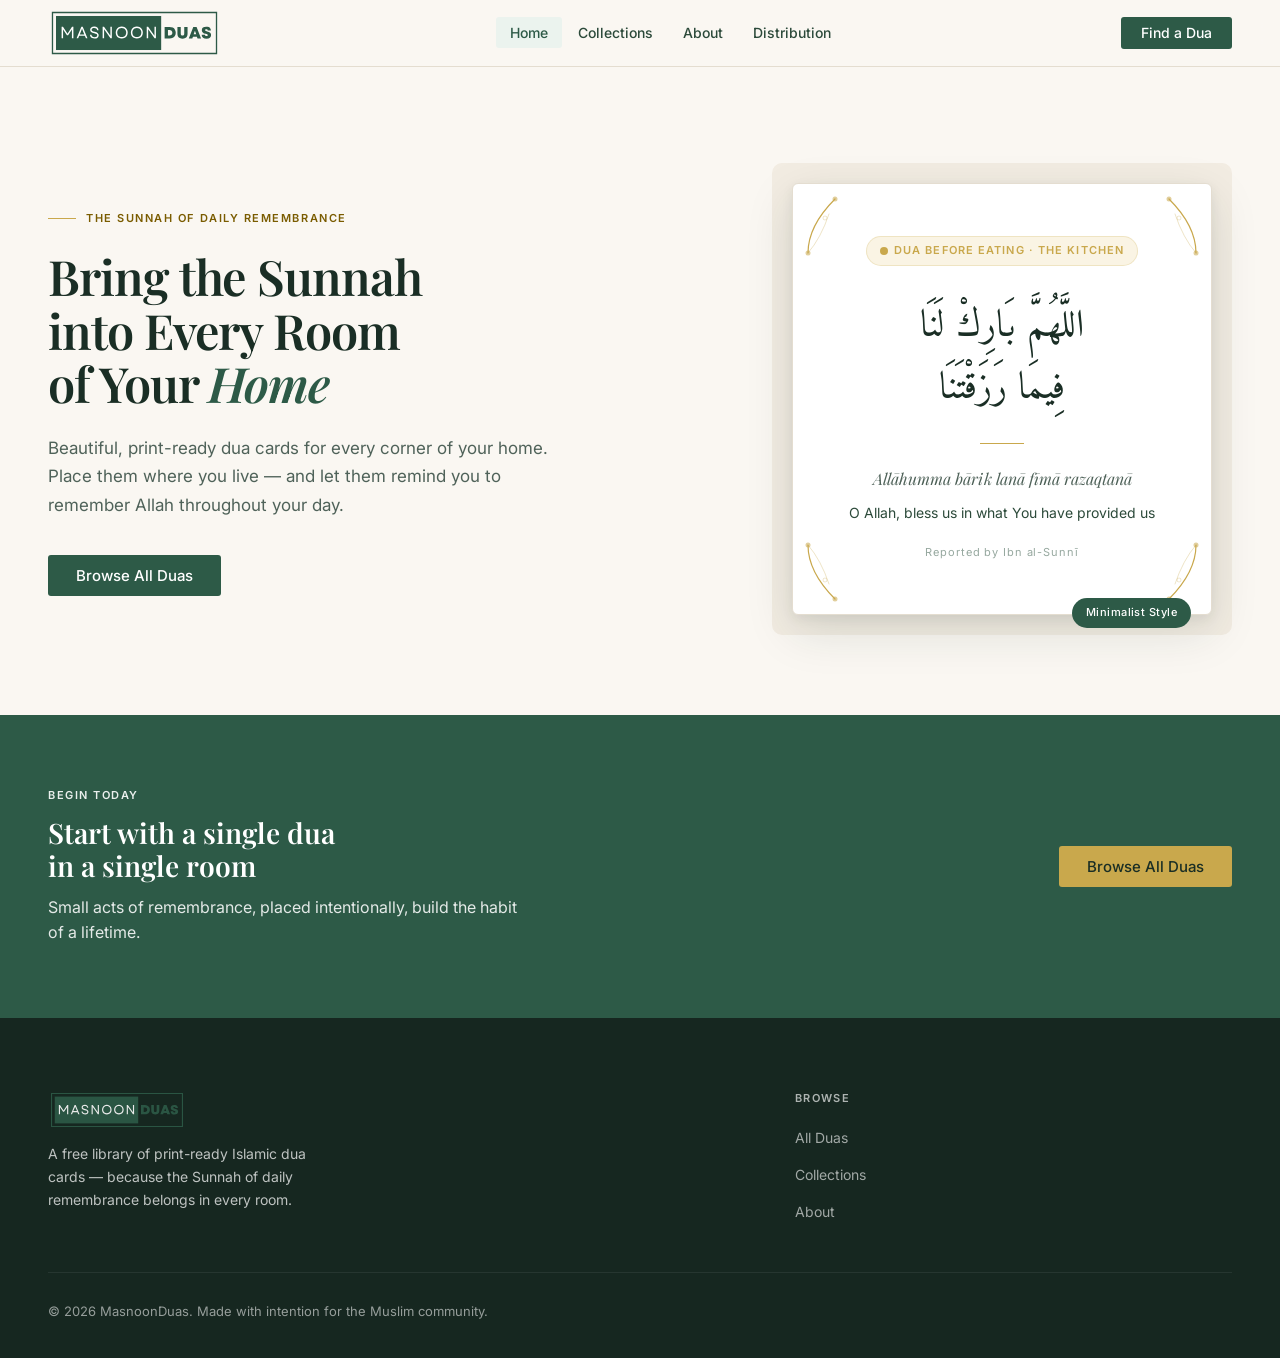
<file: index.html>
<!doctype html>
<html lang="en">
<head>
  <meta charset="UTF-8">
  <meta name="viewport" content="width=device-width, initial-scale=1.0">
  <!-- Google Analytics (interaction-triggered — queued immediately, script loads on first user interaction) -->
  <script>
    window.dataLayer = window.dataLayer || [];
    function gtag(){dataLayer.push(arguments);}
    gtag('js', new Date());
    gtag('config', 'G-L3SFLHLV78');
    (function() {
      var loaded = false;
      function loadGA() {
        if (loaded) return;
        loaded = true;
        var s = document.createElement('script');
        s.async = true;
        s.src = 'https://www.googletagmanager.com/gtag/js?id=G-L3SFLHLV78';
        document.head.appendChild(s);
      }
      ['click','scroll','keydown','touchstart'].forEach(function(e) {
        window.addEventListener(e, loadGA, {once: true, passive: true});
      });
    })();
  </script>
  <title>MasnoonDuas — Free Printable Islamic Dua Cards for Every Room</title>
  <meta name="description" content="Download and print beautiful Islamic dua cards for every room in your home. Revive the Sunnah of daily remembrance with printable reminders.">
  <meta name="robots" content="index, follow">
  <link rel="canonical" href="https://masnoonduas.com/">
  <link rel="icon" href="masnoon.svg" type="image/svg+xml">
  <!-- Open Graph -->
  <meta property="og:site_name" content="MasnoonDuas">
  <meta property="og:type" content="website">
  <meta property="og:url" content="https://masnoonduas.com/">
  <meta property="og:title" content="MasnoonDuas — Free Printable Islamic Dua Cards for Every Room">
  <meta property="og:description" content="Download and print beautiful Islamic dua cards for every room in your home. Revive the Sunnah of daily remembrance with printable reminders.">
  <!-- Twitter Card -->
  <meta name="twitter:card" content="summary">
  <meta name="twitter:title" content="MasnoonDuas — Free Printable Islamic Dua Cards for Every Room">
  <meta name="twitter:description" content="Download and print beautiful Islamic dua cards for every room in your home. Revive the Sunnah of daily remembrance with printable reminders.">
  <link rel="preconnect" href="https://fonts.googleapis.com">
  <link rel="preconnect" href="https://fonts.gstatic.com" crossorigin>
  <link rel="preload" as="style" href="https://fonts.googleapis.com/css2?family=Playfair+Display:ital,wght@0,400;0,600;0,700;1,400&family=Inter:wght@400;500;600&family=Amiri:wght@400;700&display=swap">
  <link rel="stylesheet" href="https://fonts.googleapis.com/css2?family=Playfair+Display:ital,wght@0,400;0,600;0,700;1,400&family=Inter:wght@400;500;600&family=Amiri:wght@400;700&display=swap" media="print" onload="this.media='all'">
  <noscript><link rel="stylesheet" href="https://fonts.googleapis.com/css2?family=Playfair+Display:ital,wght@0,400;0,600;0,700;1,400&family=Inter:wght@400;500;600&family=Amiri:wght@400;700&display=swap"></noscript>
  <style>
:root{--bg:#FAF7F2;--surface:#FFFFFF;--fg:#1A2E25;--fg-light:#2C4A3A;--muted:#4F6259;--muted-light:#96A89F;--border:#E4DDD0;--border-light:#EDE7DC;--emerald:#2D5A47;--emerald-deep:#1E3D2F;--emerald-mid:#3A7059;--emerald-subtle:#EBF3EE;--gold:#C9A84C;--gold-light:#DEC06A;--gold-subtle:#FAF4E4;--cream-section:#F2ECE2;--cream-card:#F7F2EA;--dark-surface:#162720;--font-display:'Playfair Display',Georgia,'Times New Roman',serif;--font-body:'Inter',-apple-system,BlinkMacSystemFont,system-ui,sans-serif;--font-arabic:'Amiri','Traditional Arabic','Arabic Typesetting',serif;--shadow-sm:0 1px 4px rgba(26,46,37,.06);--shadow-md:0 4px 20px rgba(26,46,37,.09),0 1px 4px rgba(26,46,37,.05);--shadow-lg:0 16px 48px rgba(26,46,37,.13),0 4px 12px rgba(26,46,37,.07);--shadow-card:0 2px 12px rgba(26,46,37,.08);--container:1320px;--r-sm:3px;--r-md:6px;--r-lg:10px}
*,*::before,*::after{box-sizing:border-box;margin:0;padding:0}
html{scroll-behavior:smooth}
body{background:var(--bg);color:var(--fg);font-family:var(--font-body);font-size:16px;line-height:1.6;-webkit-font-smoothing:antialiased;-moz-osx-font-smoothing:grayscale}
.nav{position:sticky;top:0;z-index:200;background:rgba(250,247,242,0.92);backdrop-filter:blur(14px);-webkit-backdrop-filter:blur(14px);border-bottom:1px solid var(--border)}
.nav-inner{max-width:var(--container);margin:0 auto;padding:0 48px;height:66px;display:flex;align-items:center;justify-content:space-between;gap:32px}
.nav-logo{display:flex;align-items:center;gap:10px;text-decoration:none;flex-shrink:0}
.nav-logo-img{height:50px;width:auto;display:block}
.nav-links{display:flex;align-items:center;gap:2px;list-style:none}
.nav-links a{color:var(--fg-light);text-decoration:none;font-size:14px;font-weight:500;padding:7px 14px;border-radius:var(--r-sm);transition:color .18s,background .18s;white-space:nowrap}
.nav-links a:hover,.nav-links a.active{color:var(--emerald);background:var(--emerald-subtle)}
.nav-actions{display:flex;align-items:center;gap:10px;flex-shrink:0}
.btn{display:inline-flex;align-items:center;gap:7px;padding:9px 20px;border-radius:var(--r-sm);font-family:var(--font-body);font-size:14px;font-weight:500;line-height:1;cursor:pointer;transition:all .2s;text-decoration:none;border:none;white-space:nowrap}
.btn-primary{background:var(--emerald);color:#fff}.btn-primary:hover{background:var(--emerald-deep)}
.btn-outline{background:transparent;color:var(--emerald);border:1.5px solid var(--emerald)}.btn-outline:hover{background:var(--emerald-subtle)}
.btn-ghost{background:transparent;color:var(--fg-light);border:1.5px solid var(--border)}.btn-ghost:hover{border-color:var(--emerald);color:var(--emerald)}
.btn-gold{background:var(--gold);color:var(--fg)}.btn-gold:hover{background:var(--gold-light)}
.btn-white{background:rgba(255,255,255,0.12);color:#fff;border:1.5px solid rgba(255,255,255,0.2)}.btn-white:hover{background:rgba(255,255,255,0.2)}
.btn-lg{padding:13px 28px;font-size:15px}
.section{padding:80px 0}
.section-inner{max-width:var(--container);margin:0 auto;padding:0 48px}
.section-kicker{font-size:11px;font-weight:600;letter-spacing:0.14em;text-transform:uppercase;color:var(--gold);margin-bottom:12px}
.section-title{font-family:var(--font-display);font-size:clamp(26px,2.4vw,36px);font-weight:600;letter-spacing:-0.015em;line-height:1.2;color:var(--fg)}
.section-sub{font-size:16px;color:var(--muted);margin-top:10px;max-width:480px}
.footer{background:var(--dark-surface);padding:72px 0 36px}
.footer-inner{max-width:var(--container);margin:0 auto;padding:0 48px}
.footer-top{display:grid;grid-template-columns:1.6fr 1fr;gap:48px;padding-bottom:48px;border-bottom:1px solid rgba(255,255,255,0.07)}
.footer-logo{display:flex;align-items:center;margin-bottom:12px}
.footer-logo-img{height:40px;width:auto;display:block;opacity:0.9}
.footer-tagline{font-size:14px;color:rgba(255,255,255,0.72);line-height:1.65;max-width:280px}
.footer-col-title{font-size:11px;font-weight:600;letter-spacing:0.12em;text-transform:uppercase;color:rgba(255,255,255,0.65);margin-bottom:18px}
.footer-links{list-style:none;display:flex;flex-direction:column;gap:11px}
.footer-links a{color:rgba(255,255,255,0.6);text-decoration:none;font-size:14px;transition:color .18s}
.footer-links a:hover{color:#fff}
.footer-bottom{padding-top:28px}
.footer-copy{font-size:13px;color:rgba(255,255,255,0.55)}
@media(max-width:768px){:root{--container:100%}.nav-inner{padding:0 20px}.nav-links{display:none}.section{padding:56px 0}.section-inner{padding:0 20px}.footer-top{grid-template-columns:1fr;gap:32px}.footer-inner{padding:0 20px}}
.section-header{margin-bottom:48px}
.section-header-row{display:flex;align-items:flex-end;justify-content:space-between;gap:24px;margin-bottom:48px}
.hero{max-width:var(--container);margin:0 auto;padding:96px 48px 80px;display:grid;grid-template-columns:1fr 460px;gap:80px;align-items:center}
.hero-kicker{display:inline-flex;align-items:center;gap:10px;font-size:11px;font-weight:600;letter-spacing:0.14em;text-transform:uppercase;color:#7A5C00;margin-bottom:22px}
.hero-kicker::before{content:'';display:block;width:28px;height:1px;background:var(--gold)}
.hero-headline{font-family:var(--font-display);font-size:clamp(38px,3.8vw,56px);font-weight:600;line-height:1.1;letter-spacing:-0.022em;color:var(--fg);margin-bottom:24px}
.hero-headline em{font-style:italic;color:var(--emerald)}
.hero-body{font-size:17px;line-height:1.68;color:var(--muted);max-width:500px;margin-bottom:36px}
.hero-actions{display:flex;gap:12px;flex-wrap:wrap}
.hero-stats{display:flex;gap:36px;margin-top:48px;padding-top:32px;border-top:1px solid var(--border)}
.hero-stat-num{font-family:var(--font-display);font-size:30px;font-weight:600;color:var(--emerald);line-height:1}
.hero-stat-label{font-size:13px;color:var(--muted);margin-top:4px}
.hero-card-wrap{position:relative;padding:20px}
.hero-card-bg{position:absolute;inset:0;background:var(--cream-section);border-radius:var(--r-lg)}
.hero-card{position:relative;z-index:1;background:var(--surface);border:1px solid var(--border);border-radius:var(--r-md);padding:52px 44px;text-align:center;box-shadow:var(--shadow-lg)}
.hero-card-corner{position:absolute;width:64px;height:64px;pointer-events:none}
.hero-card-corner.tl{top:10px;left:10px}
.hero-card-corner.tr{top:10px;right:10px;transform:scaleX(-1)}
.hero-card-corner.bl{bottom:10px;left:10px;transform:scaleY(-1)}
.hero-card-corner.br{bottom:10px;right:10px;transform:scale(-1,-1)}
.hero-card-badge{display:inline-flex;align-items:center;gap:6px;background:var(--gold-subtle);color:var(--gold);font-size:11px;font-weight:600;letter-spacing:0.1em;text-transform:uppercase;padding:5px 13px;border-radius:99px;border:1px solid rgba(201,168,76,0.22);margin-bottom:30px}
.hero-card-arabic{font-family:var(--font-arabic);font-size:38px;line-height:1.65;color:var(--fg);margin-bottom:4px;direction:rtl}
.hero-card-rule{width:44px;height:1px;background:var(--gold);margin:22px auto}
.hero-card-trans{font-family:var(--font-display);font-style:italic;font-size:16px;color:var(--muted);margin-bottom:10px}
.hero-card-meaning{font-size:14px;color:var(--fg-light);margin-bottom:20px}
.hero-card-source{font-size:11px;color:var(--muted-light);letter-spacing:0.08em}
.hero-card-tag{position:absolute;bottom:-14px;right:20px;background:var(--emerald);color:#fff;font-size:11px;font-weight:500;padding:6px 14px;border-radius:99px;letter-spacing:0.04em}
.cta-section{background:var(--emerald);padding:72px 0}
.cta-inner{max-width:var(--container);margin:0 auto;padding:0 48px;display:grid;grid-template-columns:1fr auto;gap:48px;align-items:center}
.cta-kicker{font-size:11px;font-weight:600;letter-spacing:0.14em;text-transform:uppercase;color:rgba(255,255,255,0.9);margin-bottom:12px}
.cta-title{font-family:var(--font-display);font-size:clamp(24px,2.2vw,34px);font-weight:600;color:#fff;line-height:1.18;margin-bottom:12px}
.cta-sub{font-size:16px;color:rgba(255,255,255,0.87);max-width:480px}
.cta-btns{display:flex;gap:12px;flex-shrink:0}
.rooms-section{background:var(--cream-section)}
.rooms-grid{display:grid;grid-template-columns:repeat(6,1fr);gap:16px}
.room-card{background:var(--surface);border:1px solid var(--border);border-radius:var(--r-md);padding:30px 16px 26px;text-align:center;text-decoration:none;color:inherit;transition:border-color .2s,box-shadow .2s,transform .2s;display:block}
.room-card:hover{border-color:var(--emerald);box-shadow:var(--shadow-md);transform:translateY(-3px)}
.room-icon{width:46px;height:46px;background:var(--emerald-subtle);border-radius:50%;display:flex;align-items:center;justify-content:center;margin:0 auto 14px}
.room-icon svg{width:20px;height:20px;stroke:var(--emerald);fill:none;stroke-width:1.5;stroke-linecap:round;stroke-linejoin:round}
.room-name{font-family:var(--font-display);font-size:14px;font-weight:600;color:var(--fg);margin-bottom:4px;line-height:1.3}
.room-count{font-size:12px;color:var(--muted)}
.collections-grid{display:grid;grid-template-columns:1.45fr 1fr 1fr;gap:20px}
.col-card{border-radius:var(--r-md);overflow:hidden;text-decoration:none;color:inherit;display:block;position:relative;transition:transform .22s,box-shadow .22s}
.col-card:hover{transform:translateY(-4px);box-shadow:var(--shadow-lg)}
.col-card-inner{padding:44px 36px;min-height:290px;display:flex;flex-direction:column;justify-content:flex-end;position:relative;z-index:1}
.col-pattern{position:absolute;inset:0;z-index:0}
.col-card.c-emerald{background:var(--emerald)}.col-card.c-cream{background:var(--cream-card)}.col-card.c-dark{background:var(--dark-surface)}
.col-count{font-size:11px;font-weight:600;letter-spacing:0.13em;text-transform:uppercase;margin-bottom:10px}
.c-emerald .col-count{color:var(--gold-light)}.c-cream .col-count{color:var(--gold)}.c-dark .col-count{color:rgba(255,255,255,0.45)}
.col-title{font-family:var(--font-display);font-size:22px;font-weight:600;line-height:1.22;margin-bottom:10px}
.c-emerald .col-title{color:#fff}.c-cream .col-title{color:var(--fg)}.c-dark .col-title{color:#fff}
.col-desc{font-size:14px;line-height:1.55}
.c-emerald .col-desc{color:rgba(255,255,255,0.7)}.c-cream .col-desc{color:var(--muted)}.c-dark .col-desc{color:rgba(255,255,255,0.5)}
.col-arrow{display:inline-flex;align-items:center;gap:6px;font-size:13px;font-weight:500;margin-top:24px}
.c-emerald .col-arrow{color:var(--gold-light)}.c-cream .col-arrow{color:var(--emerald)}.c-dark .col-arrow{color:rgba(255,255,255,0.6)}
.hiw-section{background:var(--dark-surface)}
.hiw-section .section-kicker{color:var(--gold-light)}.hiw-section .section-title{color:#fff}.hiw-section .section-sub{color:rgba(255,255,255,0.5);max-width:520px}
.steps-grid{display:grid;grid-template-columns:repeat(3,1fr);gap:52px;margin-top:56px}
.step{position:relative}
.step-bg-num{font-family:var(--font-display);font-size:96px;font-weight:700;color:rgba(255,255,255,0.04);line-height:1;position:absolute;top:-12px;left:-6px;pointer-events:none;user-select:none}
.step-content{position:relative;padding-top:20px}
.step-icon{width:50px;height:50px;border:1.5px solid rgba(201,168,76,0.35);border-radius:50%;display:flex;align-items:center;justify-content:center;margin-bottom:22px}
.step-icon svg{width:20px;height:20px;stroke:var(--gold);fill:none;stroke-width:1.5;stroke-linecap:round;stroke-linejoin:round}
.step-title{font-family:var(--font-display);font-size:19px;font-weight:600;color:#fff;margin-bottom:10px}
.step-desc{font-size:14px;line-height:1.7;color:rgba(255,255,255,0.5)}
.gallery-grid{display:grid;grid-template-columns:1.1fr 1fr 1fr 1fr;gap:14px}
.gallery-item{position:relative;border-radius:var(--r-md);overflow:hidden;min-height:200px}
.gallery-item.tall{grid-row:span 2;min-height:420px}
.gallery-bg{position:absolute;inset:0}
.gallery-content{position:absolute;inset:0;display:flex;flex-direction:column;align-items:center;justify-content:center;padding:28px}
.gallery-arabic{font-family:var(--font-arabic);text-align:center;direction:rtl;line-height:1.7}
.gallery-rule{width:32px;height:1px;margin:12px auto}
.gallery-location{font-family:var(--font-display);font-style:italic;font-size:13px}
.gallery-overlay{position:absolute;inset:0;background:linear-gradient(to top,rgba(26,46,37,0.72) 0%,transparent 55%);opacity:0;transition:opacity .28s}
.gallery-item:hover .gallery-overlay{opacity:1}
.gallery-caption{position:absolute;bottom:0;left:0;right:0;padding:18px 20px;transform:translateY(8px);opacity:0;transition:all .28s}
.gallery-item:hover .gallery-caption{opacity:1;transform:translateY(0)}
.gallery-cap-name{font-size:13px;font-weight:600;color:#fff}
.gallery-cap-loc{font-size:11px;color:rgba(255,255,255,0.7);margin-top:2px}
@media(max-width:1200px){.rooms-grid{grid-template-columns:repeat(3,1fr)}.hero{grid-template-columns:1fr 400px;gap:56px}}
@media(max-width:1024px){.hero{grid-template-columns:1fr}.hero-card-wrap{display:none}.collections-grid{grid-template-columns:1fr 1fr}.collections-grid .col-card:first-child{grid-column:span 2}.steps-grid{grid-template-columns:1fr 1fr}.gallery-grid{grid-template-columns:1fr 1fr 1fr}.gallery-item.tall{grid-row:span 1;min-height:200px}.cta-inner{grid-template-columns:1fr}}
@media(max-width:768px){.hero{padding:56px 20px 48px}.rooms-grid{grid-template-columns:repeat(2,1fr)}.collections-grid{grid-template-columns:1fr}.collections-grid .col-card:first-child{grid-column:auto}.steps-grid{grid-template-columns:1fr;gap:32px}.gallery-grid{grid-template-columns:1fr 1fr}.cta-inner{padding:0 20px}}
  </style>
  <script type="application/ld+json">
  {
    "@context": "https://schema.org",
    "@graph": [
      {
        "@type": "WebSite",
        "@id": "https://masnoonduas.com/#website",
        "url": "https://masnoonduas.com/",
        "name": "MasnoonDuas",
        "description": "A free library of print-ready Islamic dua cards for every room in the Muslim home.",
        "inLanguage": "en"
      },
      {
        "@type": "Organization",
        "@id": "https://masnoonduas.com/#organization",
        "name": "MasnoonDuas",
        "url": "https://masnoonduas.com/",
        "logo": {
          "@type": "ImageObject",
          "url": "https://masnoonduas.com/masnoon.svg"
        },
        "description": "A free library of print-ready Islamic dua cards — because the Sunnah of daily remembrance belongs in every room.",
        "contactPoint": {
          "@type": "ContactPoint",
          "email": "muntasir.joarder@gmail.com",
          "contactType": "customer service"
        }
      },
      {
        "@type": "WebPage",
        "@id": "https://masnoonduas.com/#webpage",
        "url": "https://masnoonduas.com/",
        "name": "MasnoonDuas — Free Printable Islamic Dua Cards for Every Room",
        "isPartOf": {"@id": "https://masnoonduas.com/#website"},
        "about": {"@id": "https://masnoonduas.com/#organization"},
        "description": "Download and print beautiful Islamic dua cards for every room in your home. Revive the Sunnah of daily remembrance with printable reminders.",
        "inLanguage": "en"
      }
    ]
  }
  </script>
</head>
<body>

<!-- ── NAV ─────────────────────────────────────────────── -->
<header class="nav">
  <div class="nav-inner">
    <a href="index.html" class="nav-logo">
      <img src="masnoon.svg" alt="MasnoonDuas" class="nav-logo-img" width="173" height="50">
    </a>
    <nav aria-label="Main navigation">
      <ul class="nav-links">
        <li><a href="index.html" class="active">Home</a></li>
        <li><a href="browse.html?tab=collections">Collections</a></li>
        <li><a href="about.html">About</a></li>
        <li><a href="distribute.html">Distribution</a></li>
      </ul>
    </nav>
    <div class="nav-actions">
      <a href="browse.html" class="btn btn-primary">Find a Dua</a>
    </div>
  </div>
</header>

<main>

<!-- ── HERO ─────────────────────────────────────────────── -->
<section>
  <div class="hero">

    <!-- Left: copy -->
    <div class="hero-content">
      <div class="hero-kicker">The Sunnah of Daily Remembrance</div>
      <h1 class="hero-headline">
        Bring the Sunnah<br>
        into Every Room<br>
        of Your <em>Home</em>
      </h1>
      <p class="hero-body">
        Beautiful, print-ready dua cards for every corner of your home. Place them where you live — and let them remind you to remember Allah throughout your day.
      </p>
      <div class="hero-actions">
        <a href="browse.html" class="btn btn-primary btn-lg">Browse All Duas</a>
      </div>
      
    </div>

    <!-- Right: live dua card preview (decisive flourish) -->
    <div class="hero-card-wrap">
      <div class="hero-card-bg"></div>
      <div class="hero-card">
        <!-- Arabesque corner ornaments -->
        <svg class="hero-card-corner tl" viewBox="0 0 64 64" fill="none" xmlns="http://www.w3.org/2000/svg">
          <path d="M5 59 Q5 32 32 5" stroke="#C9A84C" stroke-width="1.2" stroke-linecap="round"/>
          <path d="M5 59 Q18 44 26 20" stroke="#C9A84C" stroke-width="0.7" stroke-linecap="round" opacity="0.45"/>
          <circle cx="5" cy="59" r="2.5" fill="#C9A84C" opacity="0.55"/>
          <circle cx="32" cy="5" r="2.5" fill="#C9A84C" opacity="0.55"/>
          <circle cx="22" cy="24" r="2" fill="none" stroke="#C9A84C" stroke-width="0.8" opacity="0.35"/>
        </svg>
        <svg class="hero-card-corner tr" viewBox="0 0 64 64" fill="none" xmlns="http://www.w3.org/2000/svg">
          <path d="M5 59 Q5 32 32 5" stroke="#C9A84C" stroke-width="1.2" stroke-linecap="round"/>
          <path d="M5 59 Q18 44 26 20" stroke="#C9A84C" stroke-width="0.7" stroke-linecap="round" opacity="0.45"/>
          <circle cx="5" cy="59" r="2.5" fill="#C9A84C" opacity="0.55"/>
          <circle cx="32" cy="5" r="2.5" fill="#C9A84C" opacity="0.55"/>
          <circle cx="22" cy="24" r="2" fill="none" stroke="#C9A84C" stroke-width="0.8" opacity="0.35"/>
        </svg>
        <svg class="hero-card-corner bl" viewBox="0 0 64 64" fill="none" xmlns="http://www.w3.org/2000/svg">
          <path d="M5 59 Q5 32 32 5" stroke="#C9A84C" stroke-width="1.2" stroke-linecap="round"/>
          <path d="M5 59 Q18 44 26 20" stroke="#C9A84C" stroke-width="0.7" stroke-linecap="round" opacity="0.45"/>
          <circle cx="5" cy="59" r="2.5" fill="#C9A84C" opacity="0.55"/>
          <circle cx="32" cy="5" r="2.5" fill="#C9A84C" opacity="0.55"/>
          <circle cx="22" cy="24" r="2" fill="none" stroke="#C9A84C" stroke-width="0.8" opacity="0.35"/>
        </svg>
        <svg class="hero-card-corner br" viewBox="0 0 64 64" fill="none" xmlns="http://www.w3.org/2000/svg">
          <path d="M5 59 Q5 32 32 5" stroke="#C9A84C" stroke-width="1.2" stroke-linecap="round"/>
          <path d="M5 59 Q18 44 26 20" stroke="#C9A84C" stroke-width="0.7" stroke-linecap="round" opacity="0.45"/>
          <circle cx="5" cy="59" r="2.5" fill="#C9A84C" opacity="0.55"/>
          <circle cx="32" cy="5" r="2.5" fill="#C9A84C" opacity="0.55"/>
          <circle cx="22" cy="24" r="2" fill="none" stroke="#C9A84C" stroke-width="0.8" opacity="0.35"/>
        </svg>

        <div class="hero-card-badge">
          <svg width="8" height="8" viewBox="0 0 8 8" fill="#C9A84C"><circle cx="4" cy="4" r="4"/></svg>
          Dua Before Eating · The Kitchen
        </div>

        <div class="hero-card-arabic">
          اللَّهُمَّ بَارِكْ لَنَا<br>فِيمَا رَزَقْتَنَا
        </div>

        <div class="hero-card-rule"></div>

        <div class="hero-card-trans">Allāhumma bārik lanā fīmā razaqtanā</div>
        <div class="hero-card-meaning">O Allah, bless us in what You have provided us</div>
        <div class="hero-card-source">Reported by Ibn al-Sunnī</div>

        <div class="hero-card-tag">Minimalist Style</div>
      </div>
    </div>

  </div>
</section>

<!-- ── CTA BANNER ────────────────────────────────────────── -->
<section class="cta-section">
  <div class="cta-inner">
    <div>
      <div class="cta-kicker">Begin Today</div>
      <h2 class="cta-title">Start with a single dua<br>in a single room</h2>
      <p class="cta-sub">Small acts of remembrance, placed intentionally, build the habit of a lifetime.</p>
    </div>
    <div class="cta-btns">
      <a href="browse.html" class="btn btn-gold btn-lg">Browse All Duas</a>
      
    </div>
  </div>
</section>



</main>

<!-- ── FOOTER ────────────────────────────────────────────── -->
<footer class="footer">
  <div class="footer-inner">
    <div class="footer-top">
      <div>
        <div class="footer-logo">
          <img src="masnoon.svg" alt="MasnoonDuas" class="footer-logo-img" width="138" height="40">
        </div>
        <p class="footer-tagline">A free library of print-ready Islamic dua cards — because the Sunnah of daily remembrance belongs in every room.</p>
      </div>
      <div>
        <div class="footer-col-title">Browse</div>
        <ul class="footer-links">
          <li><a href="browse.html">All Duas</a></li>
          <li><a href="browse.html?tab=collections">Collections</a></li>
          <li><a href="about.html">About</a></li>
        </ul>
      </div>
    </div>
    <div class="footer-bottom">
      <div class="footer-copy">© 2026 MasnoonDuas. Made with intention for the Muslim community.</div>
    </div>
  </div>
</footer>

</body>
</html>
</file>
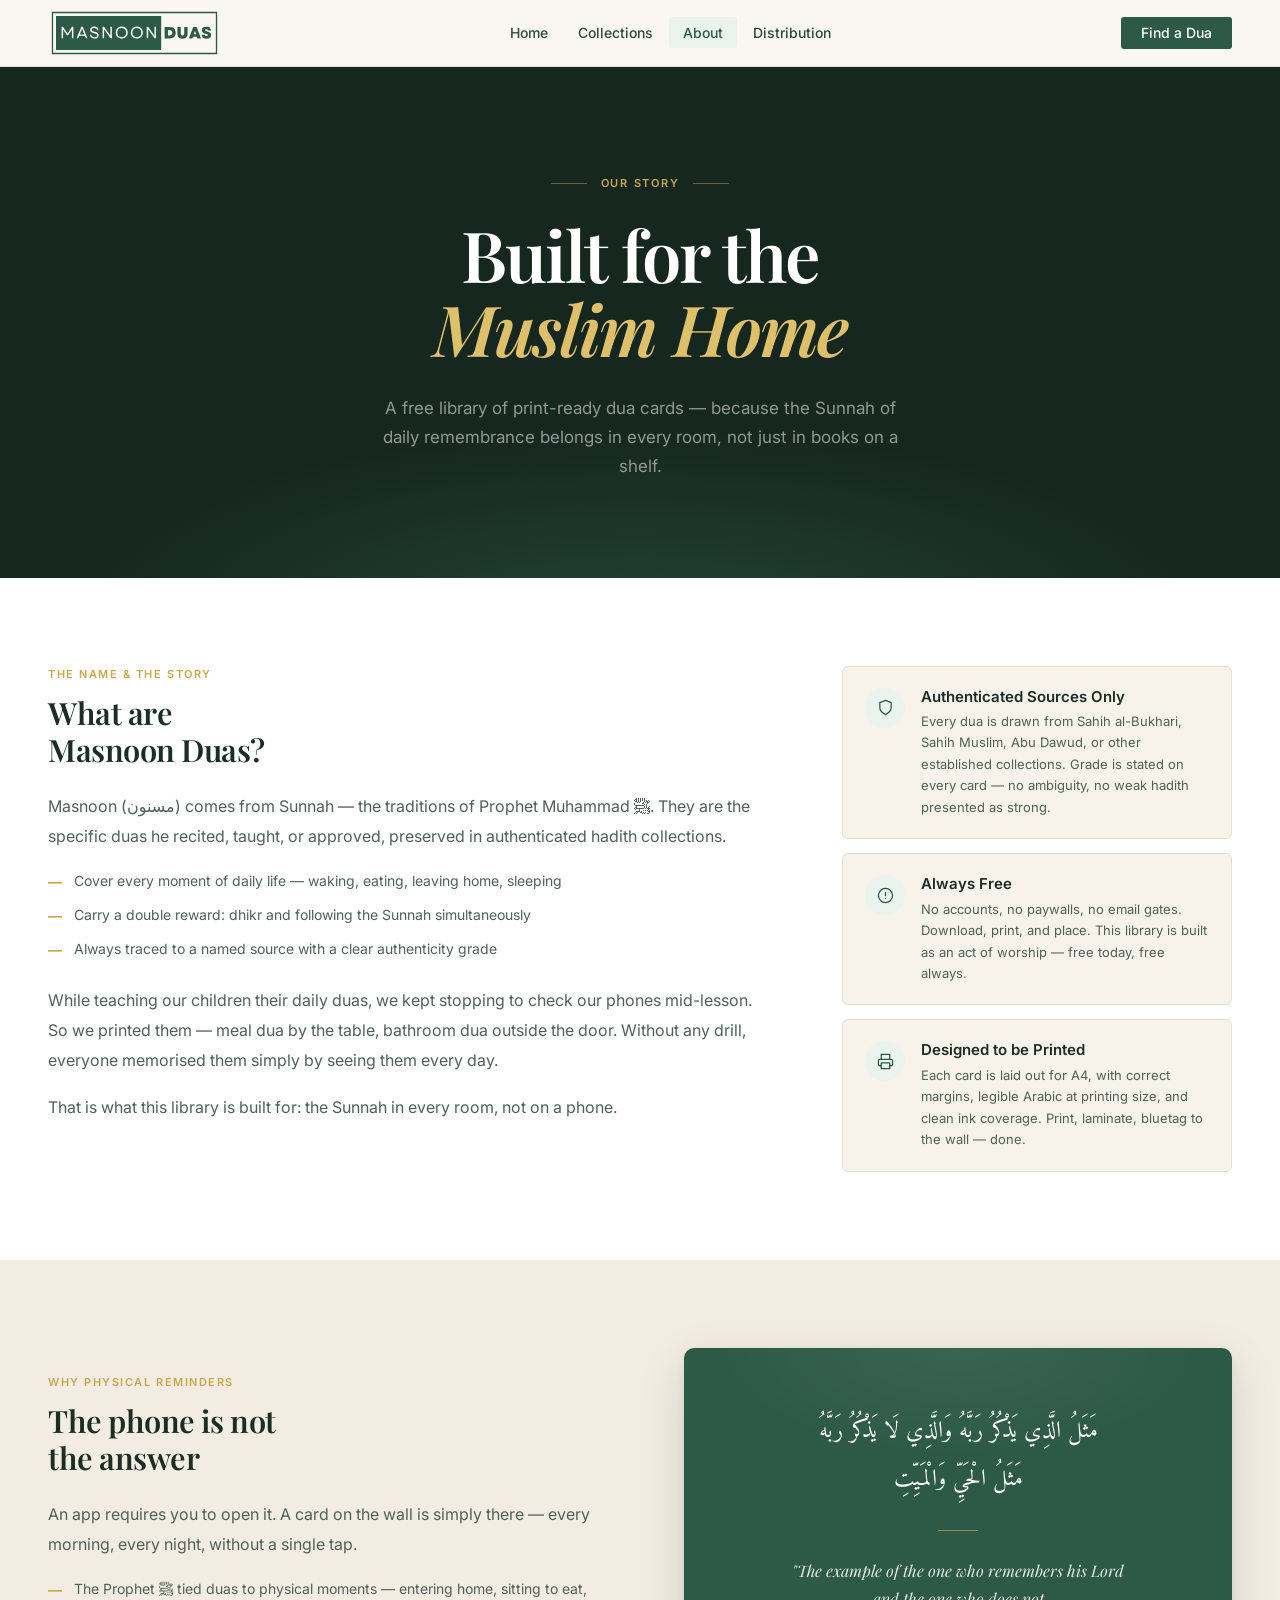
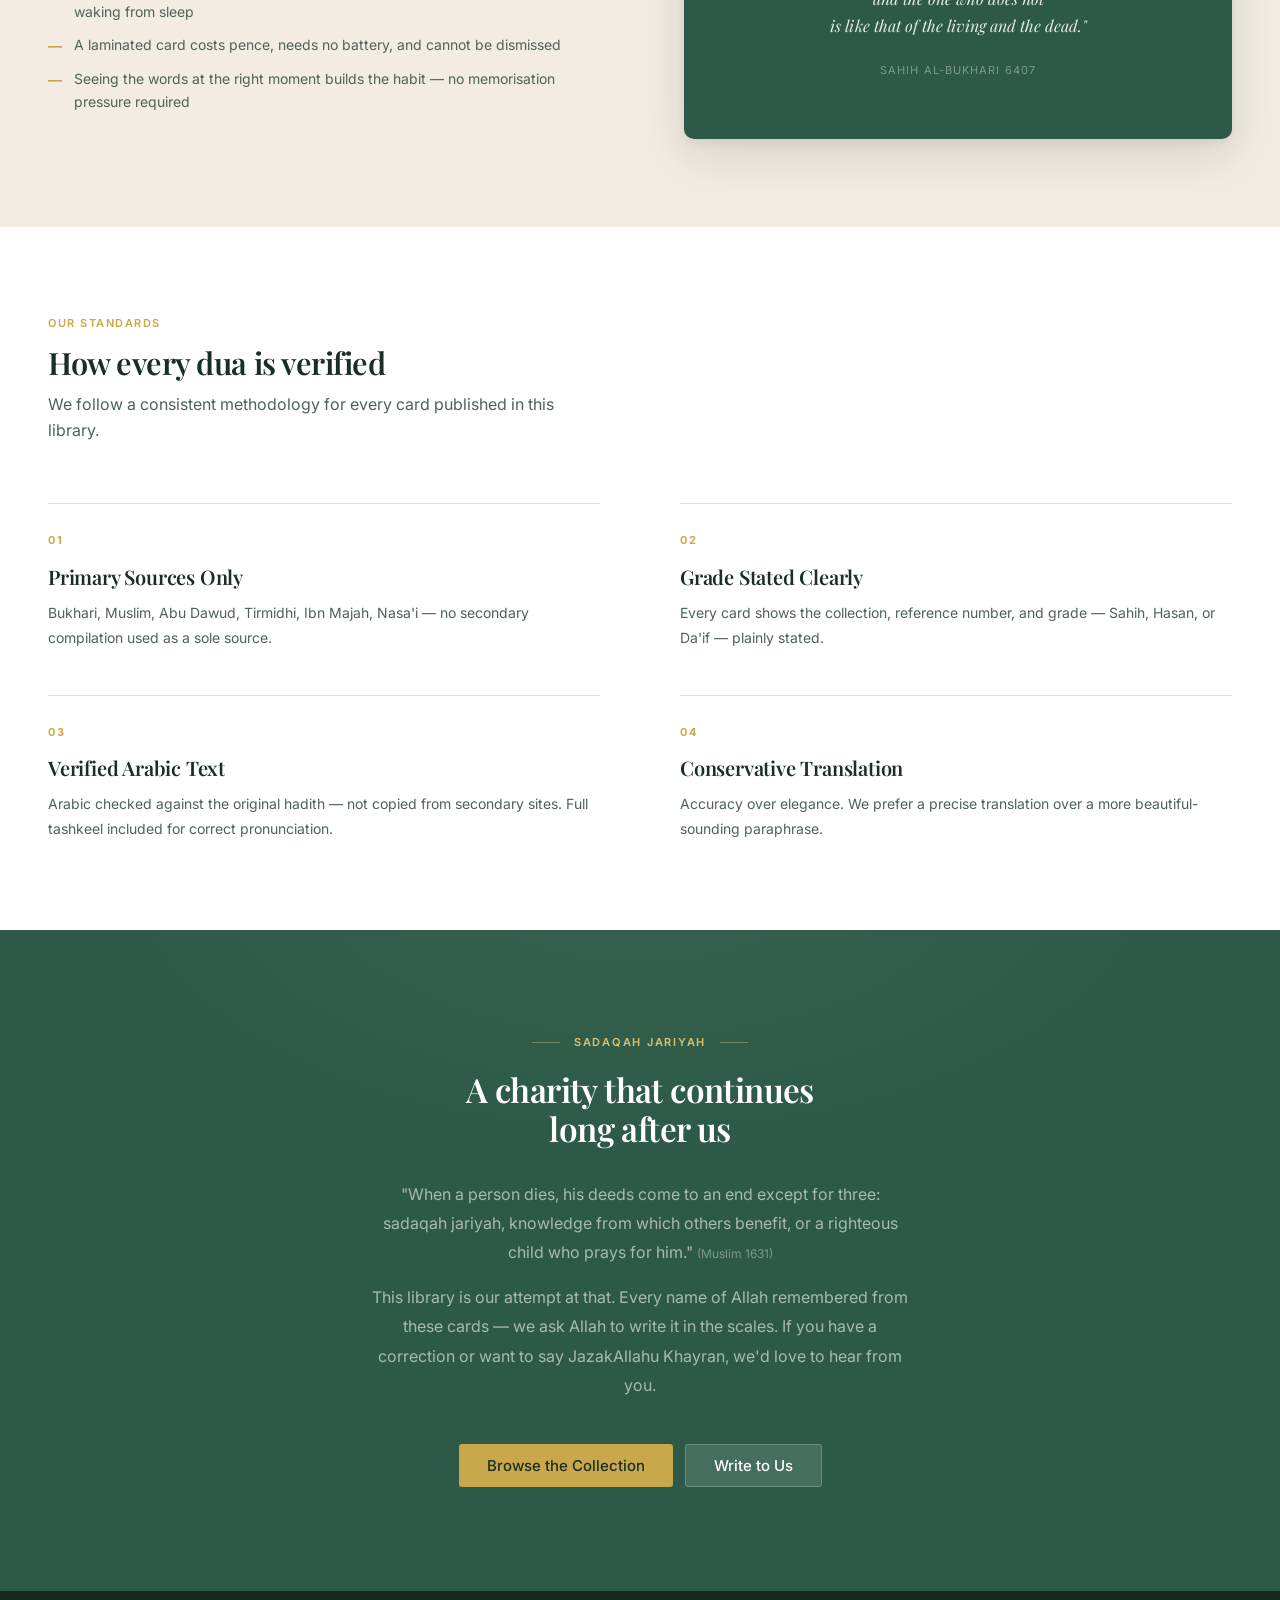
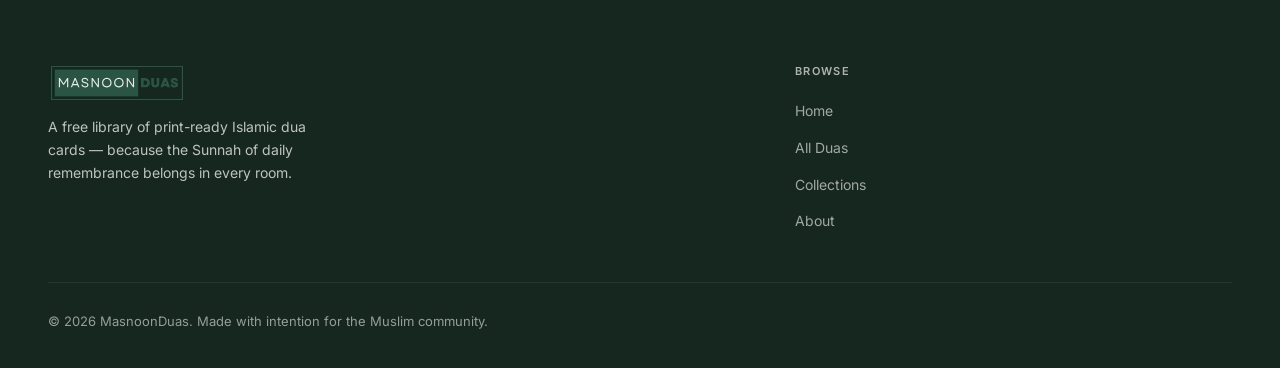
<file: about.html>
<!doctype html>
<html lang="en">
<head>
  <meta charset="UTF-8">
  <meta name="viewport" content="width=device-width, initial-scale=1.0">
  <!-- Google Analytics (interaction-triggered — queued immediately, script loads on first user interaction) -->
  <script>
    window.dataLayer = window.dataLayer || [];
    function gtag(){dataLayer.push(arguments);}
    gtag('js', new Date());
    gtag('config', 'G-L3SFLHLV78');
    (function() {
      var loaded = false;
      function loadGA() {
        if (loaded) return;
        loaded = true;
        var s = document.createElement('script');
        s.async = true;
        s.src = 'https://www.googletagmanager.com/gtag/js?id=G-L3SFLHLV78';
        document.head.appendChild(s);
      }
      ['click','scroll','keydown','touchstart'].forEach(function(e) {
        window.addEventListener(e, loadGA, {once: true, passive: true});
      });
    })();
  </script>
  <title>About MasnoonDuas | Free Printable Islamic Dua Cards</title>
  <meta name="description" content="MasnoonDuas is a free library of print-ready Islamic dua cards, built to help Muslim families revive the Sunnah of daily remembrance in their homes.">
  <meta name="robots" content="index, follow">
  <link rel="canonical" href="https://masnoonduas.com/about.html">
  <link rel="icon" href="masnoon.svg" type="image/svg+xml">
  <!-- Open Graph -->
  <meta property="og:site_name" content="MasnoonDuas">
  <meta property="og:type" content="website">
  <meta property="og:url" content="https://masnoonduas.com/about.html">
  <meta property="og:title" content="About MasnoonDuas | Free Printable Islamic Dua Cards">
  <meta property="og:description" content="MasnoonDuas is a free library of print-ready Islamic dua cards, built to help Muslim families revive the Sunnah of daily remembrance in their homes.">
  <!-- Twitter Card -->
  <meta name="twitter:card" content="summary">
  <meta name="twitter:title" content="About MasnoonDuas | Free Printable Islamic Dua Cards">
  <meta name="twitter:description" content="MasnoonDuas is a free library of print-ready Islamic dua cards, built to help Muslim families revive the Sunnah of daily remembrance in their homes.">
  <link rel="preconnect" href="https://fonts.googleapis.com">
  <link rel="preconnect" href="https://fonts.gstatic.com" crossorigin>
  <link rel="preload" as="style" href="https://fonts.googleapis.com/css2?family=Playfair+Display:ital,wght@0,400;0,600;0,700;1,400&family=Inter:wght@400;500;600&family=Amiri:wght@400;700&display=swap">
  <link rel="stylesheet" href="https://fonts.googleapis.com/css2?family=Playfair+Display:ital,wght@0,400;0,600;0,700;1,400&family=Inter:wght@400;500;600&family=Amiri:wght@400;700&display=swap" media="print" onload="this.media='all'">
  <noscript><link rel="stylesheet" href="https://fonts.googleapis.com/css2?family=Playfair+Display:ital,wght@0,400;0,600;0,700;1,400&family=Inter:wght@400;500;600&family=Amiri:wght@400;700&display=swap"></noscript>
  <style>
:root{--bg:#FAF7F2;--surface:#FFFFFF;--fg:#1A2E25;--fg-light:#2C4A3A;--muted:#4F6259;--muted-light:#96A89F;--border:#E4DDD0;--border-light:#EDE7DC;--emerald:#2D5A47;--emerald-deep:#1E3D2F;--emerald-mid:#3A7059;--emerald-subtle:#EBF3EE;--gold:#C9A84C;--gold-light:#DEC06A;--gold-subtle:#FAF4E4;--cream-section:#F2ECE2;--cream-card:#F7F2EA;--dark-surface:#162720;--font-display:'Playfair Display',Georgia,'Times New Roman',serif;--font-body:'Inter',-apple-system,BlinkMacSystemFont,system-ui,sans-serif;--font-arabic:'Amiri','Traditional Arabic','Arabic Typesetting',serif;--shadow-sm:0 1px 4px rgba(26,46,37,.06);--shadow-md:0 4px 20px rgba(26,46,37,.09),0 1px 4px rgba(26,46,37,.05);--shadow-lg:0 16px 48px rgba(26,46,37,.13),0 4px 12px rgba(26,46,37,.07);--shadow-card:0 2px 12px rgba(26,46,37,.08);--container:1320px;--r-sm:3px;--r-md:6px;--r-lg:10px}
*,*::before,*::after{box-sizing:border-box;margin:0;padding:0}
html{scroll-behavior:smooth}
body{background:var(--bg);color:var(--fg);font-family:var(--font-body);font-size:16px;line-height:1.6;-webkit-font-smoothing:antialiased;-moz-osx-font-smoothing:grayscale}
.nav{position:sticky;top:0;z-index:200;background:rgba(250,247,242,0.92);backdrop-filter:blur(14px);-webkit-backdrop-filter:blur(14px);border-bottom:1px solid var(--border)}
.nav-inner{max-width:var(--container);margin:0 auto;padding:0 48px;height:66px;display:flex;align-items:center;justify-content:space-between;gap:32px}
.nav-logo{display:flex;align-items:center;gap:10px;text-decoration:none;flex-shrink:0}
.nav-logo-img{height:50px;width:auto;display:block}
.nav-links{display:flex;align-items:center;gap:2px;list-style:none}
.nav-links a{color:var(--fg-light);text-decoration:none;font-size:14px;font-weight:500;padding:7px 14px;border-radius:var(--r-sm);transition:color .18s,background .18s;white-space:nowrap}
.nav-links a:hover,.nav-links a.active{color:var(--emerald);background:var(--emerald-subtle)}
.nav-actions{display:flex;align-items:center;gap:10px;flex-shrink:0}
.btn{display:inline-flex;align-items:center;gap:7px;padding:9px 20px;border-radius:var(--r-sm);font-family:var(--font-body);font-size:14px;font-weight:500;line-height:1;cursor:pointer;transition:all .2s;text-decoration:none;border:none;white-space:nowrap}
.btn-primary{background:var(--emerald);color:#fff}.btn-primary:hover{background:var(--emerald-deep)}
.btn-outline{background:transparent;color:var(--emerald);border:1.5px solid var(--emerald)}.btn-outline:hover{background:var(--emerald-subtle)}
.btn-ghost{background:transparent;color:var(--fg-light);border:1.5px solid var(--border)}.btn-ghost:hover{border-color:var(--emerald);color:var(--emerald)}
.btn-gold{background:var(--gold);color:var(--fg)}.btn-gold:hover{background:var(--gold-light)}
.btn-white{background:rgba(255,255,255,0.12);color:#fff;border:1.5px solid rgba(255,255,255,0.2)}.btn-white:hover{background:rgba(255,255,255,0.2)}
.btn-lg{padding:13px 28px;font-size:15px}
.section{padding:80px 0}
.section-inner{max-width:var(--container);margin:0 auto;padding:0 48px}
.section-kicker{font-size:11px;font-weight:600;letter-spacing:0.14em;text-transform:uppercase;color:var(--gold);margin-bottom:12px}
.section-title{font-family:var(--font-display);font-size:clamp(26px,2.4vw,36px);font-weight:600;letter-spacing:-0.015em;line-height:1.2;color:var(--fg)}
.section-sub{font-size:16px;color:var(--muted);margin-top:10px;max-width:480px}
.footer{background:var(--dark-surface);padding:72px 0 36px}
.footer-inner{max-width:var(--container);margin:0 auto;padding:0 48px}
.footer-top{display:grid;grid-template-columns:1.6fr 1fr;gap:48px;padding-bottom:48px;border-bottom:1px solid rgba(255,255,255,0.07)}
.footer-logo{display:flex;align-items:center;margin-bottom:12px}
.footer-logo-img{height:40px;width:auto;display:block;opacity:0.9}
.footer-tagline{font-size:14px;color:rgba(255,255,255,0.72);line-height:1.65;max-width:280px}
.footer-col-title{font-size:11px;font-weight:600;letter-spacing:0.12em;text-transform:uppercase;color:rgba(255,255,255,0.65);margin-bottom:18px}
.footer-links{list-style:none;display:flex;flex-direction:column;gap:11px}
.footer-links a{color:rgba(255,255,255,0.6);text-decoration:none;font-size:14px;transition:color .18s}
.footer-links a:hover{color:#fff}
.footer-bottom{padding-top:28px}
.footer-copy{font-size:13px;color:rgba(255,255,255,0.55)}
@media(max-width:768px){:root{--container:100%}.nav-inner{padding:0 20px}.nav-links{display:none}.section{padding:56px 0}.section-inner{padding:0 20px}.footer-top{grid-template-columns:1fr;gap:32px}.footer-inner{padding:0 20px}}
.section{padding:88px 0}.section-sub{max-width:540px}
.about-list{list-style:none;display:flex;flex-direction:column;gap:10px;margin-top:18px}
.about-list li{display:flex;align-items:flex-start;gap:12px;font-size:14px;color:var(--muted);line-height:1.65}
.about-list li::before{content:'—';color:var(--gold);font-weight:700;flex-shrink:0;margin-top:1px}
.about-hero{background:var(--dark-surface);padding:108px 0 96px;text-align:center;position:relative;overflow:hidden}
.about-hero::before{content:'';position:absolute;inset:0;background:radial-gradient(ellipse 70% 60% at 50% 110%,rgba(45,90,71,0.55) 0%,transparent 65%);pointer-events:none}
.about-hero-inner{max-width:720px;margin:0 auto;padding:0 48px;position:relative;z-index:1}
.about-hero-kicker{display:flex;align-items:center;justify-content:center;gap:14px;font-size:11px;font-weight:600;letter-spacing:0.16em;text-transform:uppercase;color:var(--gold);margin-bottom:24px}
.about-hero-kicker::before,.about-hero-kicker::after{content:'';display:block;width:36px;height:1px;background:var(--gold);opacity:0.45}
.about-hero-title{font-family:var(--font-display);font-size:clamp(42px,5.5vw,72px);font-weight:600;line-height:1.06;letter-spacing:-0.028em;color:#fff;margin-bottom:28px}
.about-hero-title em{font-style:italic;color:var(--gold-light)}
.about-hero-sub{font-size:17px;line-height:1.72;color:rgba(255,255,255,0.52);max-width:540px;margin:0 auto}
.origin-section{background:var(--surface)}
.origin-grid{display:grid;grid-template-columns:1fr 390px;gap:88px;align-items:start}
.origin-body{font-size:16px;color:var(--muted);line-height:1.88;margin-top:22px}
.origin-cards{display:flex;flex-direction:column;gap:14px;position:sticky;top:88px}
.origin-card{display:flex;gap:16px;align-items:flex-start;background:var(--cream-card);border:1px solid var(--border);border-radius:var(--r-md);padding:20px 22px;transition:border-color .2s,box-shadow .2s}
.origin-card:hover{border-color:rgba(45,90,71,0.25);box-shadow:var(--shadow-sm)}
.origin-card-icon{flex-shrink:0;width:40px;height:40px;background:var(--emerald-subtle);border-radius:50%;display:flex;align-items:center;justify-content:center;color:var(--emerald);margin-top:1px}
.origin-card-icon svg{width:17px;height:17px}
.origin-card-title{font-weight:600;font-size:15px;color:var(--fg);margin-bottom:5px;line-height:1.3}
.origin-card-desc{font-size:13px;color:var(--muted);line-height:1.65}
.philosophy-section{background:var(--cream-section)}
.philosophy-grid{display:grid;grid-template-columns:1fr 1fr;gap:88px;align-items:center}
.philosophy-body{font-size:16px;color:var(--muted);line-height:1.88;margin-top:22px}
.philosophy-quote{background:var(--emerald);border-radius:var(--r-lg);padding:60px 48px;text-align:center;box-shadow:var(--shadow-lg);position:relative;overflow:hidden}
.philosophy-quote::before{content:'';position:absolute;inset:0;background:radial-gradient(ellipse 80% 50% at 50% 0%,rgba(255,255,255,0.06) 0%,transparent 55%);pointer-events:none}
.philosophy-quote-arabic{font-family:var(--font-arabic);font-size:23px;color:#fff;line-height:2.1;direction:rtl;position:relative;z-index:1}
.philosophy-quote-rule{width:40px;height:1px;background:var(--gold);margin:26px auto;opacity:0.65}
.philosophy-quote-trans{font-family:var(--font-display);font-style:italic;font-size:16px;color:rgba(255,255,255,0.88);line-height:1.72;margin-bottom:22px;position:relative;z-index:1}
.philosophy-quote-source{font-size:11px;color:rgba(255,255,255,0.38);letter-spacing:0.1em;text-transform:uppercase;position:relative;z-index:1}
.standards-section{background:var(--surface)}
.standards-header{margin-bottom:60px}
.standards-grid{display:grid;grid-template-columns:1fr 1fr;gap:44px 80px}
.standard-item{border-top:1.5px solid var(--border);padding-top:28px}
.standard-num{display:block;font-size:11px;font-weight:700;letter-spacing:0.16em;text-transform:uppercase;color:var(--gold);margin-bottom:14px}
.standard-title{font-family:var(--font-display);font-size:20px;font-weight:600;color:var(--fg);margin-bottom:12px;letter-spacing:-0.01em;line-height:1.25}
.standard-desc{font-size:14px;color:var(--muted);line-height:1.78}
.closing-section{background:var(--emerald);padding:104px 0;position:relative;overflow:hidden}
.closing-section::before{content:'';position:absolute;inset:0;background:radial-gradient(ellipse 80% 80% at 50% -10%,rgba(255,255,255,0.04) 0%,transparent 60%);pointer-events:none}
.closing-inner{max-width:640px;margin:0 auto;padding:0 48px;text-align:center;position:relative;z-index:1}
.closing-kicker{font-size:11px;font-weight:600;letter-spacing:0.16em;text-transform:uppercase;color:var(--gold-light);margin-bottom:18px;display:flex;align-items:center;justify-content:center;gap:14px}
.closing-kicker::before,.closing-kicker::after{content:'';display:block;width:28px;height:1px;background:var(--gold-light);opacity:0.4}
.closing-title{font-family:var(--font-display);font-size:clamp(26px,2.6vw,38px);font-weight:600;color:#fff;line-height:1.18;letter-spacing:-0.018em;margin-bottom:32px}
.closing-body{font-size:16px;color:rgba(255,255,255,0.58);line-height:1.82}
.closing-body+.closing-body{margin-top:16px}
.closing-actions{display:flex;gap:12px;justify-content:center;flex-wrap:wrap;margin-top:44px}
@media(max-width:1024px){.origin-grid{grid-template-columns:1fr;gap:52px}.origin-cards{position:static}.philosophy-grid{grid-template-columns:1fr;gap:52px}}
@media(max-width:768px){.section{padding:64px 0}.about-hero{padding:72px 0 64px}.about-hero-inner{padding:0 20px}.philosophy-quote{padding:44px 28px}.standards-grid{grid-template-columns:1fr}.closing-section{padding:72px 0}.closing-inner{padding:0 20px}}
  </style>
  <script type="application/ld+json">
  {
    "@context": "https://schema.org",
    "@graph": [
      {
        "@type": "AboutPage",
        "@id": "https://masnoonduas.com/about.html",
        "url": "https://masnoonduas.com/about.html",
        "name": "About MasnoonDuas | Free Printable Islamic Dua Cards",
        "description": "MasnoonDuas is a free library of print-ready Islamic dua cards, built to help Muslim families revive the Sunnah of daily remembrance in their homes.",
        "isPartOf": {"@id": "https://masnoonduas.com/#website"},
        "about": {"@id": "https://masnoonduas.com/#organization"},
        "inLanguage": "en"
      },
      {
        "@type": "Organization",
        "@id": "https://masnoonduas.com/#organization",
        "name": "MasnoonDuas",
        "url": "https://masnoonduas.com/",
        "description": "A free library of print-ready Islamic dua cards — because the Sunnah of daily remembrance belongs in every room."
      }
    ]
  }
  </script>
</head>
<body>

<!-- ── NAV ─────────────────────────────────────────────── -->
<header class="nav">
  <div class="nav-inner">
    <a href="index.html" class="nav-logo">
      <img src="masnoon.svg" alt="MasnoonDuas" class="nav-logo-img" width="173" height="50">
    </a>
    <nav aria-label="Main navigation">
      <ul class="nav-links">
        <li><a href="index.html">Home</a></li>
        <li><a href="browse.html?tab=collections">Collections</a></li>
        <li><a href="about.html" class="active">About</a></li>
        <li><a href="distribute.html">Distribution</a></li>
      </ul>
    </nav>
    <div class="nav-actions">
      <a href="browse.html" class="btn btn-primary">Find a Dua</a>
    </div>
  </div>
</header>

<main>

<!-- ── HERO ─────────────────────────────────────────────── -->
<section class="about-hero">
  <div class="about-hero-inner">
    <div class="about-hero-kicker">Our Story</div>
    <h1 class="about-hero-title">
      Built for the<br>
      <em>Muslim Home</em>
    </h1>
    <p class="about-hero-sub">
      A free library of print-ready dua cards — because the Sunnah of daily remembrance belongs in every room, not just in books on a shelf.
    </p>
  </div>
</section>

<!-- ── ORIGIN ────────────────────────────────────────────── -->
<section class="section origin-section">
  <div class="section-inner">
    <div class="origin-grid">

      <!-- Left: story -->
      <div class="origin-text">
        <div class="section-kicker">The Name & The Story</div>
        <h2 class="section-title">What are<br>Masnoon Duas?</h2>
        <div class="origin-body">
          <p>Masnoon (مسنون) comes from Sunnah — the traditions of Prophet Muhammad ﷺ. They are the specific duas he recited, taught, or approved, preserved in authenticated hadith collections.</p>
          <ul class="about-list">
            <li>Cover every moment of daily life — waking, eating, leaving home, sleeping</li>
            <li>Carry a double reward: dhikr and following the Sunnah simultaneously</li>
            <li>Always traced to a named source with a clear authenticity grade</li>
          </ul>

          <p style="margin-top: 24px;">While teaching our children their daily duas, we kept stopping to check our phones mid-lesson. So we printed them — meal dua by the table, bathroom dua outside the door. Without any drill, everyone memorised them simply by seeing them every day.</p>

          <p style="margin-top: 16px;">That is what this library is built for: the Sunnah in every room, not on a phone.</p>
        </div>
      </div>

      <!-- Right: commitment cards -->
      <div class="origin-cards">
        <div class="origin-card">
          <div class="origin-card-icon">
            <svg viewBox="0 0 24 24" fill="none" stroke="currentColor" stroke-width="1.8" stroke-linecap="round" stroke-linejoin="round">
              <path d="M12 22s8-4 8-10V5l-8-3-8 3v7c0 6 8 10 8 10z"/>
            </svg>
          </div>
          <div>
            <div class="origin-card-title">Authenticated Sources Only</div>
            <div class="origin-card-desc">Every dua is drawn from Sahih al-Bukhari, Sahih Muslim, Abu Dawud, or other established collections. Grade is stated on every card — no ambiguity, no weak hadith presented as strong.</div>
          </div>
        </div>

        <div class="origin-card">
          <div class="origin-card-icon">
            <svg viewBox="0 0 24 24" fill="none" stroke="currentColor" stroke-width="1.8" stroke-linecap="round" stroke-linejoin="round">
              <circle cx="12" cy="12" r="10"/>
              <line x1="12" y1="8" x2="12" y2="12"/>
              <line x1="12" y1="16" x2="12.01" y2="16"/>
            </svg>
          </div>
          <div>
            <div class="origin-card-title">Always Free</div>
            <div class="origin-card-desc">No accounts, no paywalls, no email gates. Download, print, and place. This library is built as an act of worship — free today, free always.</div>
          </div>
        </div>

        <div class="origin-card">
          <div class="origin-card-icon">
            <svg viewBox="0 0 24 24" fill="none" stroke="currentColor" stroke-width="1.8" stroke-linecap="round" stroke-linejoin="round">
              <polyline points="6 9 6 2 18 2 18 9"/>
              <path d="M6 18H4a2 2 0 01-2-2v-5a2 2 0 012-2h16a2 2 0 012 2v5a2 2 0 01-2 2h-2"/>
              <rect x="6" y="14" width="12" height="8"/>
            </svg>
          </div>
          <div>
            <div class="origin-card-title">Designed to be Printed</div>
            <div class="origin-card-desc">Each card is laid out for A4, with correct margins, legible Arabic at printing size, and clean ink coverage. Print, laminate, bluetag to the wall — done.</div>
          </div>
        </div>
      </div>

    </div>
  </div>
</section>

<!-- ── PHILOSOPHY ─────────────────────────────────────────── -->
<section class="section philosophy-section">
  <div class="section-inner">
    <div class="philosophy-grid">

      <!-- Left: text -->
      <div class="philosophy-text">
        <div class="section-kicker">Why Physical Reminders</div>
        <h2 class="section-title">The phone is not<br>the answer</h2>
        <div class="philosophy-body">
          <p>An app requires you to open it. A card on the wall is simply there — every morning, every night, without a single tap.</p>
          <ul class="about-list">
            <li>The Prophet ﷺ tied duas to physical moments — entering home, sitting to eat, waking from sleep</li>
            <li>A laminated card costs pence, needs no battery, and cannot be dismissed</li>
            <li>Seeing the words at the right moment builds the habit — no memorisation pressure required</li>
          </ul>
        </div>
      </div>

      <!-- Right: hadith quote -->
      <div class="philosophy-quote">
        <div class="philosophy-quote-arabic">
          مَثَلُ الَّذِي يَذْكُرُ رَبَّهُ وَالَّذِي لَا يَذْكُرُ رَبَّهُ<br>
          مَثَلُ الْحَيِّ وَالْمَيِّتِ
        </div>
        <div class="philosophy-quote-rule"></div>
        <div class="philosophy-quote-trans">
          "The example of the one who remembers his Lord<br>
          and the one who does not<br>
          is like that of the living and the dead."
        </div>
        <div class="philosophy-quote-source">Sahih al-Bukhari 6407</div>
      </div>

    </div>
  </div>
</section>

<!-- ── STANDARDS ──────────────────────────────────────────── -->
<section class="section standards-section">
  <div class="section-inner">
    <div class="standards-header">
      <div class="section-kicker">Our Standards</div>
      <h2 class="section-title">How every dua is verified</h2>
      <p class="section-sub">We follow a consistent methodology for every card published in this library.</p>
    </div>
    <div class="standards-grid">

      <div class="standard-item">
        <span class="standard-num">01</span>
        <div class="standard-title">Primary Sources Only</div>
        <div class="standard-desc">Bukhari, Muslim, Abu Dawud, Tirmidhi, Ibn Majah, Nasa'i — no secondary compilation used as a sole source.</div>
      </div>

      <div class="standard-item">
        <span class="standard-num">02</span>
        <div class="standard-title">Grade Stated Clearly</div>
        <div class="standard-desc">Every card shows the collection, reference number, and grade — Sahih, Hasan, or Da'if — plainly stated.</div>
      </div>

      <div class="standard-item">
        <span class="standard-num">03</span>
        <div class="standard-title">Verified Arabic Text</div>
        <div class="standard-desc">Arabic checked against the original hadith — not copied from secondary sites. Full tashkeel included for correct pronunciation.</div>
      </div>

      <div class="standard-item">
        <span class="standard-num">04</span>
        <div class="standard-title">Conservative Translation</div>
        <div class="standard-desc">Accuracy over elegance. We prefer a precise translation over a more beautiful-sounding paraphrase.</div>
      </div>

    </div>
  </div>
</section>

<!-- ── CLOSING ────────────────────────────────────────────── -->
<section class="closing-section">
  <div class="closing-inner">
    <div class="closing-kicker">Sadaqah Jariyah</div>
    <h2 class="closing-title">A charity that continues<br>long after us</h2>
    <p class="closing-body">
      "When a person dies, his deeds come to an end except for three: sadaqah jariyah, knowledge from which others benefit, or a righteous child who prays for him." <span style="color:rgba(255,255,255,0.38); font-size:12px;">(Muslim 1631)</span>
    </p>
    <p class="closing-body">
      This library is our attempt at that. Every name of Allah remembered from these cards — we ask Allah to write it in the scales. If you have a correction or want to say JazakAllahu Khayran, we'd love to hear from you.
    </p>
    <div class="closing-actions">
      <a href="browse.html" class="btn btn-gold btn-lg">Browse the Collection</a>
      <a href="mailto:muntasir.joarder@gmail.com" class="btn btn-white btn-lg">Write to Us</a>
    </div>
  </div>
</section>

</main>

<!-- ── FOOTER ─────────────────────────────────────────────── -->
<footer class="footer">
  <div class="footer-inner">
    <div class="footer-top">
      <div>
        <div class="footer-logo">
          <img src="masnoon.svg" alt="MasnoonDuas" class="footer-logo-img" width="138" height="40">
        </div>
        <p class="footer-tagline">A free library of print-ready Islamic dua cards — because the Sunnah of daily remembrance belongs in every room.</p>
      </div>
      <div>
        <div class="footer-col-title">Browse</div>
        <ul class="footer-links">
          <li><a href="index.html">Home</a></li>
          <li><a href="browse.html">All Duas</a></li>
          <li><a href="browse.html?tab=collections">Collections</a></li>
          <li><a href="about.html">About</a></li>
        </ul>
      </div>
    </div>
    <div class="footer-bottom">
      <div class="footer-copy">© 2026 MasnoonDuas. Made with intention for the Muslim community.</div>
    </div>
  </div>
</footer>

</body>
</html>
</file>
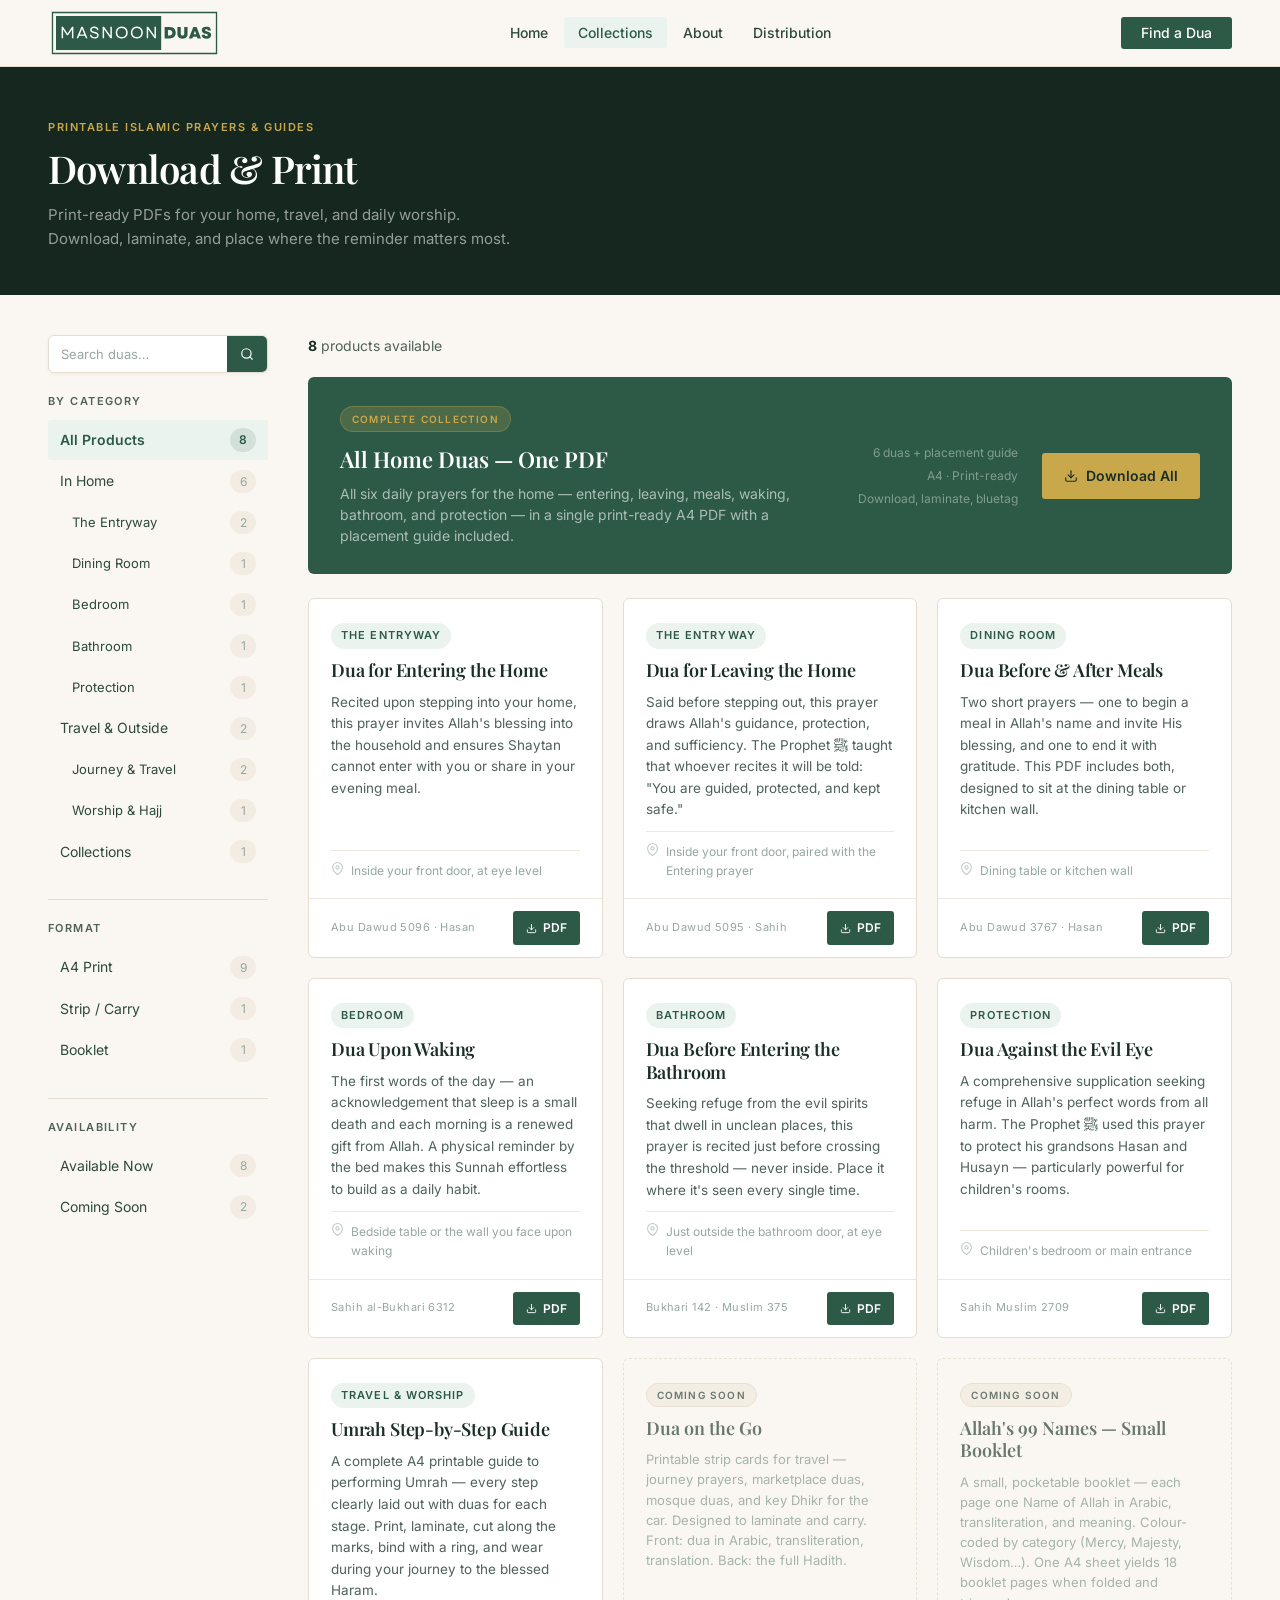
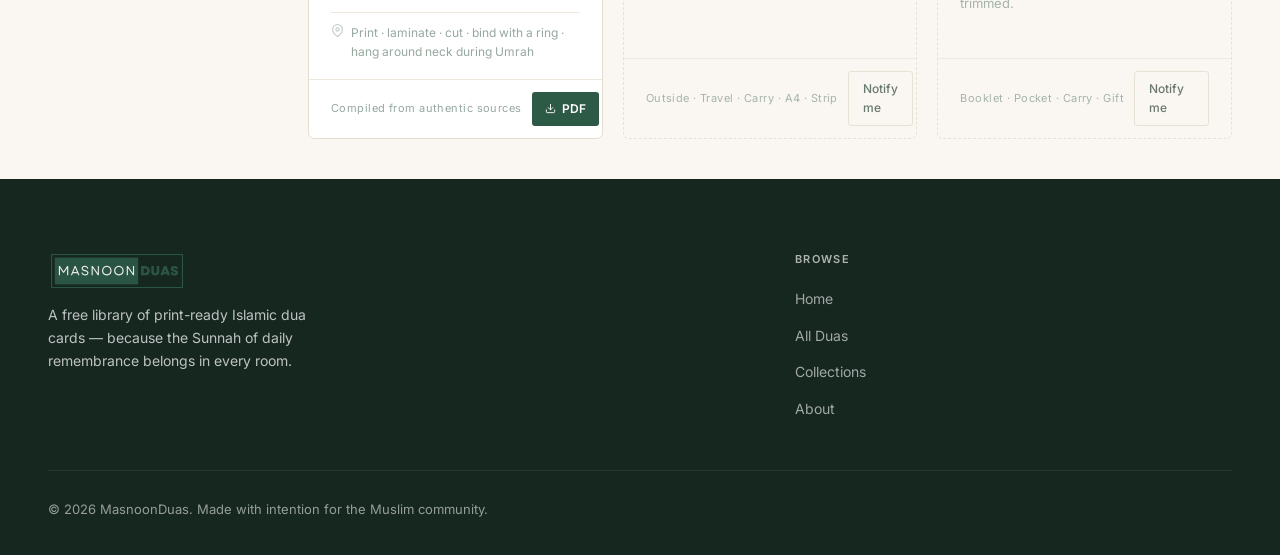
<file: browse.html>
<!doctype html>
<html lang="en">
<head>
  <meta charset="UTF-8">
  <meta name="viewport" content="width=device-width, initial-scale=1.0">
  <!-- Google Analytics (interaction-triggered — queued immediately, script loads on first user interaction) -->
  <script>
    window.dataLayer = window.dataLayer || [];
    function gtag(){dataLayer.push(arguments);}
    gtag('js', new Date());
    gtag('config', 'G-L3SFLHLV78');
    (function() {
      var loaded = false;
      function loadGA() {
        if (loaded) return;
        loaded = true;
        var s = document.createElement('script');
        s.async = true;
        s.src = 'https://www.googletagmanager.com/gtag/js?id=G-L3SFLHLV78';
        document.head.appendChild(s);
      }
      ['click','scroll','keydown','touchstart'].forEach(function(e) {
        window.addEventListener(e, loadGA, {once: true, passive: true});
      });
    })();
  </script>
  <title>Browse & Download Free Islamic Dua Cards | MasnoonDuas</title>
  <meta name="description" content="Browse and download print-ready Islamic dua cards for every room in your home. Real duas, real PDFs — download, print, laminate, and place.">
  <meta name="robots" content="index, follow">
  <link rel="canonical" href="https://masnoonduas.com/browse.html">
  <link rel="icon" href="masnoon.svg" type="image/svg+xml">
  <!-- Open Graph -->
  <meta property="og:site_name" content="MasnoonDuas">
  <meta property="og:type" content="website">
  <meta property="og:url" content="https://masnoonduas.com/browse.html">
  <meta property="og:title" content="Browse & Download Free Islamic Dua Cards | MasnoonDuas">
  <meta property="og:description" content="Browse and download print-ready Islamic dua cards for every room in your home. Real duas, real PDFs — download, print, laminate, and place.">
  <!-- Twitter Card -->
  <meta name="twitter:card" content="summary">
  <meta name="twitter:title" content="Browse & Download Free Islamic Dua Cards | MasnoonDuas">
  <meta name="twitter:description" content="Browse and download print-ready Islamic dua cards for every room in your home. Real duas, real PDFs — download, print, laminate, and place.">
  <link rel="preconnect" href="https://fonts.googleapis.com">
  <link rel="preconnect" href="https://fonts.gstatic.com" crossorigin>
  <link rel="preload" as="style" href="https://fonts.googleapis.com/css2?family=Playfair+Display:ital,wght@0,400;0,600;0,700;1,400&family=Inter:wght@400;500;600&family=Amiri:wght@400;700&display=swap">
  <link rel="stylesheet" href="https://fonts.googleapis.com/css2?family=Playfair+Display:ital,wght@0,400;0,600;0,700;1,400&family=Inter:wght@400;500;600&family=Amiri:wght@400;700&display=swap" media="print" onload="this.media='all'">
  <noscript><link rel="stylesheet" href="https://fonts.googleapis.com/css2?family=Playfair+Display:ital,wght@0,400;0,600;0,700;1,400&family=Inter:wght@400;500;600&family=Amiri:wght@400;700&display=swap"></noscript>
  <style>
:root{--bg:#FAF7F2;--surface:#FFFFFF;--fg:#1A2E25;--fg-light:#2C4A3A;--muted:#4F6259;--muted-light:#96A89F;--border:#E4DDD0;--border-light:#EDE7DC;--emerald:#2D5A47;--emerald-deep:#1E3D2F;--emerald-mid:#3A7059;--emerald-subtle:#EBF3EE;--gold:#C9A84C;--gold-light:#DEC06A;--gold-subtle:#FAF4E4;--cream-section:#F2ECE2;--cream-card:#F7F2EA;--dark-surface:#162720;--font-display:'Playfair Display',Georgia,'Times New Roman',serif;--font-body:'Inter',-apple-system,BlinkMacSystemFont,system-ui,sans-serif;--font-arabic:'Amiri','Traditional Arabic','Arabic Typesetting',serif;--shadow-sm:0 1px 4px rgba(26,46,37,.06);--shadow-md:0 4px 20px rgba(26,46,37,.09),0 1px 4px rgba(26,46,37,.05);--shadow-lg:0 16px 48px rgba(26,46,37,.13),0 4px 12px rgba(26,46,37,.07);--shadow-card:0 2px 12px rgba(26,46,37,.08);--container:1320px;--r-sm:3px;--r-md:6px;--r-lg:10px}
*,*::before,*::after{box-sizing:border-box;margin:0;padding:0}
html{scroll-behavior:smooth}
body{background:var(--bg);color:var(--fg);font-family:var(--font-body);font-size:16px;line-height:1.6;-webkit-font-smoothing:antialiased;-moz-osx-font-smoothing:grayscale}
.nav{position:sticky;top:0;z-index:200;background:rgba(250,247,242,0.92);backdrop-filter:blur(14px);-webkit-backdrop-filter:blur(14px);border-bottom:1px solid var(--border)}
.nav-inner{max-width:var(--container);margin:0 auto;padding:0 48px;height:66px;display:flex;align-items:center;justify-content:space-between;gap:32px}
.nav-logo{display:flex;align-items:center;gap:10px;text-decoration:none;flex-shrink:0}
.nav-logo-img{height:50px;width:auto;display:block}
.nav-links{display:flex;align-items:center;gap:2px;list-style:none}
.nav-links a{color:var(--fg-light);text-decoration:none;font-size:14px;font-weight:500;padding:7px 14px;border-radius:var(--r-sm);transition:color .18s,background .18s;white-space:nowrap}
.nav-links a:hover,.nav-links a.active{color:var(--emerald);background:var(--emerald-subtle)}
.nav-actions{display:flex;align-items:center;gap:10px;flex-shrink:0}
.btn{display:inline-flex;align-items:center;gap:7px;padding:9px 20px;border-radius:var(--r-sm);font-family:var(--font-body);font-size:14px;font-weight:500;line-height:1;cursor:pointer;transition:all .2s;text-decoration:none;border:none;white-space:nowrap}
.btn-primary{background:var(--emerald);color:#fff}.btn-primary:hover{background:var(--emerald-deep)}
.btn-outline{background:transparent;color:var(--emerald);border:1.5px solid var(--emerald)}.btn-outline:hover{background:var(--emerald-subtle)}
.btn-ghost{background:transparent;color:var(--fg-light);border:1.5px solid var(--border)}.btn-ghost:hover{border-color:var(--emerald);color:var(--emerald)}
.btn-gold{background:var(--gold);color:var(--fg)}.btn-gold:hover{background:var(--gold-light)}
.btn-white{background:rgba(255,255,255,0.12);color:#fff;border:1.5px solid rgba(255,255,255,0.2)}.btn-white:hover{background:rgba(255,255,255,0.2)}
.btn-lg{padding:13px 28px;font-size:15px}
.section{padding:80px 0}
.section-inner{max-width:var(--container);margin:0 auto;padding:0 48px}
.section-kicker{font-size:11px;font-weight:600;letter-spacing:0.14em;text-transform:uppercase;color:var(--gold);margin-bottom:12px}
.section-title{font-family:var(--font-display);font-size:clamp(26px,2.4vw,36px);font-weight:600;letter-spacing:-0.015em;line-height:1.2;color:var(--fg)}
.section-sub{font-size:16px;color:var(--muted);margin-top:10px;max-width:480px}
.footer{background:var(--dark-surface);padding:72px 0 36px}
.footer-inner{max-width:var(--container);margin:0 auto;padding:0 48px}
.footer-top{display:grid;grid-template-columns:1.6fr 1fr;gap:48px;padding-bottom:48px;border-bottom:1px solid rgba(255,255,255,0.07)}
.footer-logo{display:flex;align-items:center;margin-bottom:12px}
.footer-logo-img{height:40px;width:auto;display:block;opacity:0.9}
.footer-tagline{font-size:14px;color:rgba(255,255,255,0.72);line-height:1.65;max-width:280px}
.footer-col-title{font-size:11px;font-weight:600;letter-spacing:0.12em;text-transform:uppercase;color:rgba(255,255,255,0.65);margin-bottom:18px}
.footer-links{list-style:none;display:flex;flex-direction:column;gap:11px}
.footer-links a{color:rgba(255,255,255,0.6);text-decoration:none;font-size:14px;transition:color .18s}
.footer-links a:hover{color:#fff}
.footer-bottom{padding-top:28px}
.footer-copy{font-size:13px;color:rgba(255,255,255,0.55)}
@media(max-width:768px){:root{--container:100%}.nav-inner{padding:0 20px}.nav-links{display:none}.section{padding:56px 0}.section-inner{padding:0 20px}.footer-top{grid-template-columns:1fr;gap:32px}.footer-inner{padding:0 20px}}
.page-header{background:var(--dark-surface);padding:52px 0 20px}
.page-header-inner{max-width:var(--container);margin:0 auto;padding:0 48px}
.page-header-kicker{font-size:11px;font-weight:600;letter-spacing:0.14em;text-transform:uppercase;color:var(--gold);margin-bottom:10px}
.page-header-title{font-family:var(--font-display);font-size:clamp(28px,3vw,42px);font-weight:600;color:#fff;line-height:1.1;letter-spacing:-0.02em;margin-bottom:14px}
.page-header-sub{font-size:15px;color:rgba(255,255,255,0.55);max-width:480px;margin-bottom:24px}
.search-row{display:flex;width:100%;margin-bottom:20px;border:1.5px solid var(--border);border-radius:var(--r-md);background:var(--surface);overflow:hidden;box-shadow:var(--shadow-sm);transition:border-color .2s,box-shadow .2s}
.search-row:focus-within{border-color:var(--emerald);box-shadow:0 0 0 3px rgba(45,90,71,0.08)}
.search-input{flex:1;background:transparent;border:none;padding:10px 12px;font-size:13px;color:var(--fg);outline:none;font-family:var(--font-body);min-width:0}
.search-input::placeholder{color:var(--muted-light)}
.search-btn{background:var(--emerald);color:#fff;border:none;padding:0 13px;cursor:pointer;display:flex;align-items:center;justify-content:center;flex-shrink:0;transition:background .18s}
.search-btn:hover{background:var(--emerald-deep)}
.search-btn svg{width:14px;height:14px;stroke:currentColor;fill:none;stroke-width:2;stroke-linecap:round;stroke-linejoin:round}
.filter-pills-header{display:flex;gap:8px;flex-wrap:wrap}
.pill-header{display:inline-flex;align-items:center;gap:6px;padding:7px 16px;background:rgba(255,255,255,0.07);border:1px solid rgba(255,255,255,0.12);border-radius:99px;font-size:13px;font-weight:500;color:rgba(255,255,255,0.7);cursor:pointer;transition:all .18s;user-select:none}
.pill-header:hover{background:rgba(255,255,255,0.13);color:#fff}
.pill-header.active{background:var(--gold);color:var(--fg);border-color:var(--gold);font-weight:600}
.header-tabs{display:flex;gap:0;margin-top:28px;border-top:1px solid rgba(255,255,255,0.07)}
.header-tab{padding:14px 24px;font-size:14px;font-weight:500;color:rgba(255,255,255,0.5);cursor:pointer;border-bottom:2px solid transparent;transition:color .18s,border-color .18s;user-select:none}
.header-tab:hover{color:rgba(255,255,255,0.85)}
.header-tab.active{color:#fff;border-bottom-color:var(--gold)}
.browse-layout{max-width:var(--container);margin:0 auto;padding:40px 48px;display:grid;grid-template-columns:220px 1fr;gap:40px;align-items:start}
.sidebar{position:sticky;top:82px}
.sidebar-section{margin-bottom:28px}
.sidebar-title{font-size:11px;font-weight:600;letter-spacing:0.13em;text-transform:uppercase;color:var(--muted);margin-bottom:10px}
.sidebar-filters{display:flex;flex-direction:column;gap:2px}
.sidebar-filter{display:flex;align-items:center;justify-content:space-between;padding:8px 12px;border-radius:var(--r-sm);font-size:14px;color:var(--fg-light);cursor:pointer;transition:background .16s,color .16s;user-select:none}
.sidebar-filter:hover{background:var(--cream-section);color:var(--emerald)}
.sidebar-filter.active{background:var(--emerald-subtle);color:var(--emerald);font-weight:600}
.sidebar-filter-count{font-size:12px;color:var(--muted-light);background:var(--cream-section);padding:2px 8px;border-radius:99px;min-width:26px;text-align:center}
.sidebar-filter.active .sidebar-filter-count{background:rgba(45,90,71,0.12);color:var(--emerald)}
.sidebar-filter-sub{padding-left:24px;font-size:13px}
.sidebar-divider{height:1px;background:var(--border);margin:20px 0}
.results-header{display:flex;align-items:center;justify-content:space-between;margin-bottom:20px}
.results-count{font-size:14px;color:var(--muted)}
.results-count strong{color:var(--fg)}
.featured-collection{grid-column:1/-1;background:var(--emerald);border-radius:var(--r-md);padding:28px 32px;display:flex;align-items:center;justify-content:space-between;gap:32px;margin-bottom:4px}
.fc-left{flex:1}
.fc-badge{display:inline-flex;align-items:center;gap:6px;background:rgba(201,168,76,0.2);color:var(--gold);font-size:10px;font-weight:600;letter-spacing:0.12em;text-transform:uppercase;padding:4px 11px;border-radius:99px;border:1px solid rgba(201,168,76,0.3);margin-bottom:10px}
.fc-title{font-family:var(--font-display);font-size:22px;font-weight:600;color:#fff;margin-bottom:6px}
.fc-desc{font-size:14px;color:rgba(255,255,255,0.6);max-width:500px;line-height:1.5}
.fc-right{display:flex;align-items:center;gap:24px;flex-shrink:0}
.fc-stats{display:flex;flex-direction:column;gap:4px;text-align:right}
.fc-stat{font-size:12px;color:rgba(255,255,255,0.4)}
.btn-fc-dl{display:inline-flex;align-items:center;gap:8px;padding:12px 22px;background:var(--gold);color:var(--fg);border:none;border-radius:var(--r-sm);font-size:14px;font-weight:600;text-decoration:none;cursor:pointer;white-space:nowrap;transition:background .18s;flex-shrink:0}
.btn-fc-dl:hover{background:var(--gold-light)}
.btn-fc-dl svg{width:14px;height:14px;stroke:currentColor;fill:none;stroke-width:2;stroke-linecap:round;stroke-linejoin:round}
.dua-grid{display:grid;grid-template-columns:repeat(3,1fr);gap:20px}
.dua-card{background:var(--surface);border:1px solid var(--border);border-radius:var(--r-md);overflow:hidden;display:flex;flex-direction:column;transition:box-shadow .22s,transform .22s,border-color .22s}
.dua-card:hover{box-shadow:var(--shadow-md);transform:translateY(-2px);border-color:rgba(45,90,71,0.28)}
.dua-card-body{padding:24px 22px 18px;flex:1;display:flex;flex-direction:column;gap:10px}
.dua-room-tag{display:inline-flex;align-items:center;font-size:11px;font-weight:600;letter-spacing:0.1em;text-transform:uppercase;color:var(--emerald);background:var(--emerald-subtle);padding:4px 10px;border-radius:99px;align-self:flex-start}
.dua-title{font-family:var(--font-display);font-size:18px;font-weight:600;color:var(--fg);line-height:1.25;letter-spacing:-0.01em}
.dua-description{font-size:13.5px;color:var(--muted);line-height:1.6;flex:1}
.dua-placement-row{display:flex;align-items:flex-start;gap:7px;font-size:12px;color:var(--muted-light);padding-top:10px;border-top:1px solid var(--border-light)}
.dua-placement-row svg{flex-shrink:0;margin-top:1px;opacity:0.6}
.dua-card-footer{padding:12px 22px;display:flex;align-items:center;justify-content:space-between;gap:10px;border-top:1px solid var(--border-light)}
.dua-source{font-size:11px;color:var(--muted-light);letter-spacing:0.04em;flex-shrink:0}
.card-actions{display:flex;align-items:center;gap:8px}
.btn-dl-card{display:inline-flex;align-items:center;gap:6px;padding:7px 13px;background:var(--emerald);color:#fff;border:none;border-radius:var(--r-sm);font-size:12px;font-weight:600;text-decoration:none;cursor:pointer;font-family:var(--font-body);transition:background .18s;white-space:nowrap}
.btn-dl-card:hover{background:var(--emerald-deep)}
.btn-dl-card svg{width:11px;height:11px;stroke:#fff;fill:none;stroke-width:2;stroke-linecap:round;stroke-linejoin:round}
.dua-card-coming-soon{border-style:dashed;border-color:var(--border);background:var(--bg);opacity:0.85}
.dua-card-coming-soon:hover{transform:none;box-shadow:none;border-color:var(--border)}
.cs-badge{display:inline-flex;align-items:center;font-size:10px;font-weight:600;letter-spacing:0.12em;text-transform:uppercase;color:var(--muted);background:var(--cream-section);padding:3px 10px;border-radius:99px;border:1px solid var(--border);align-self:flex-start}
.cs-title{font-family:var(--font-display);font-size:18px;font-weight:600;color:var(--muted);line-height:1.25}
.cs-desc{font-size:13px;color:var(--muted-light);line-height:1.55;flex:1}
.btn-notify{display:inline-flex;align-items:center;gap:6px;padding:7px 14px;background:transparent;color:var(--muted);border:1.5px solid var(--border);border-radius:var(--r-sm);font-size:12px;font-weight:500;cursor:pointer;font-family:var(--font-body);transition:all .18s;text-decoration:none}
.btn-notify:hover{border-color:var(--emerald);color:var(--emerald)}
.dua-card[hidden],.featured-collection[hidden]{display:none!important}
.no-results{grid-column:1/-1;text-align:center;padding:72px 24px;display:none}
.no-results.visible{display:block}
.no-results-title{font-family:var(--font-display);font-size:22px;font-weight:600;color:var(--fg);margin-bottom:8px}
.no-results-sub{font-size:15px;color:var(--muted)}
.toast{position:fixed;bottom:28px;left:50%;z-index:1000;transform:translateX(-50%) translateY(12px);background:var(--dark-surface);color:#fff;padding:12px 22px;border-radius:99px;font-size:14px;font-weight:500;box-shadow:var(--shadow-lg);opacity:0;pointer-events:none;transition:opacity .28s,transform .28s;white-space:nowrap}
.toast.show{opacity:1;transform:translateX(-50%) translateY(0)}
@media(max-width:1100px){.dua-grid{grid-template-columns:repeat(2,1fr)}}
@media(max-width:900px){.browse-layout{grid-template-columns:1fr;padding:24px 20px}.sidebar{position:static;display:flex;flex-wrap:wrap;gap:20px}.sidebar-section{flex:1;min-width:140px}.sidebar-divider{display:none}.search-row{width:100%;max-width:400px;margin-bottom:0}}
@media(max-width:720px){.page-header-inner{padding:0 20px}.dua-grid{grid-template-columns:1fr}.fc-right{display:none}}
  </style>
  <script type="application/ld+json">
  {
    "@context": "https://schema.org",
    "@type": "CollectionPage",
    "@id": "https://masnoonduas.com/browse.html",
    "url": "https://masnoonduas.com/browse.html",
    "name": "Browse & Download Free Islamic Dua Cards | MasnoonDuas",
    "description": "Browse and download print-ready Islamic dua cards for every room in your home. Authentic duas from Bukhari, Muslim, Abu Dawud — free PDF downloads.",
    "isPartOf": {"@id": "https://masnoonduas.com/#website"},
    "about": {
      "@type": "Thing",
      "name": "Islamic Duas",
      "description": "Authenticated daily supplications from the Sunnah of Prophet Muhammad"
    },
    "inLanguage": "en"
  }
  </script>
</head>
<body>

<!-- ── NAV ─────────────────────────────────────────────── -->
<header class="nav">
  <div class="nav-inner">
    <a href="index.html" class="nav-logo">
      <img src="masnoon.svg" alt="MasnoonDuas" class="nav-logo-img" width="173" height="50">
    </a>
    <nav aria-label="Main navigation">
      <ul class="nav-links">
        <li><a href="index.html">Home</a></li>
        <li><a href="browse.html?tab=collections" class="active">Collections</a></li>
        <li><a href="about.html">About</a></li>
        <li><a href="distribute.html">Distribution</a></li>
      </ul>
    </nav>
    <div class="nav-actions">
      <a href="browse.html" class="btn btn-primary">Find a Dua</a>
    </div>
  </div>
</header>

<main>

<!-- ── PAGE HEADER ── -->
<div class="page-header">
  <div class="page-header-inner">
    <div class="page-header-kicker">Printable Islamic Prayers & Guides</div>
    <h1 class="page-header-title">Download &amp; Print</h1>
    <p class="page-header-sub">Print-ready PDFs for your home, travel, and daily worship. Download, laminate, and place where the reminder matters most.</p>

  </div>
</div>

<!-- ── BROWSE LAYOUT ── -->
<div class="browse-layout">

  <!-- SIDEBAR -->
  <aside class="sidebar" aria-label="Filter options">
    <div class="search-row">
      <input
        type="search" class="search-input" id="search-input"
        placeholder="Search duas…"
        autocomplete="off" aria-label="Search duas"
      >
      <button class="search-btn" type="button" onclick="handleSearch()" aria-label="Search">
        <svg viewBox="0 0 24 24"><circle cx="11" cy="11" r="8"/><path d="m21 21-4.35-4.35"/></svg>
      </button>
    </div>
    <div class="sidebar-section">
      <div class="sidebar-title">By Category</div>
      <div class="sidebar-filters">
        <div class="sidebar-filter active" data-tag="all" onclick="filterByTag('all', null, this)">
          All Products <span class="sidebar-filter-count">—</span>
        </div>
        <div class="sidebar-filter" data-tag="inhome" onclick="filterByTag('inhome', null, this)">
          In Home <span class="sidebar-filter-count">—</span>
        </div>
        <div class="sidebar-filter sidebar-filter-sub" data-tag="entryway" onclick="filterByTag('entryway', null, this)">
          The Entryway <span class="sidebar-filter-count">—</span>
        </div>
        <div class="sidebar-filter sidebar-filter-sub" data-tag="dining" onclick="filterByTag('dining', null, this)">
          Dining Room <span class="sidebar-filter-count">—</span>
        </div>
        <div class="sidebar-filter sidebar-filter-sub" data-tag="bedroom" onclick="filterByTag('bedroom', null, this)">
          Bedroom <span class="sidebar-filter-count">—</span>
        </div>
        <div class="sidebar-filter sidebar-filter-sub" data-tag="bathroom" onclick="filterByTag('bathroom', null, this)">
          Bathroom <span class="sidebar-filter-count">—</span>
        </div>
        <div class="sidebar-filter sidebar-filter-sub" data-tag="protection" onclick="filterByTag('protection', null, this)">
          Protection <span class="sidebar-filter-count">—</span>
        </div>
        <div class="sidebar-filter" data-tag="outside" onclick="filterByTag('outside', null, this)">
          Travel &amp; Outside <span class="sidebar-filter-count">—</span>
        </div>
        <div class="sidebar-filter sidebar-filter-sub" data-tag="travel" onclick="filterByTag('travel', null, this)">
          Journey &amp; Travel <span class="sidebar-filter-count">—</span>
        </div>
        <div class="sidebar-filter sidebar-filter-sub" data-tag="worship" onclick="filterByTag('worship', null, this)">
          Worship &amp; Hajj <span class="sidebar-filter-count">—</span>
        </div>
        <div class="sidebar-filter" data-tag="collection" onclick="filterByTag('collection', null, this)">
          Collections <span class="sidebar-filter-count">—</span>
        </div>
      </div>
    </div>

    <div class="sidebar-divider"></div>

    <div class="sidebar-section">
      <div class="sidebar-title">Format</div>
      <div class="sidebar-filters">
        <div class="sidebar-filter" data-tag="a4" onclick="filterByTag('a4', null, this)">
          A4 Print <span class="sidebar-filter-count">—</span>
        </div>
        <div class="sidebar-filter" data-tag="strip" onclick="filterByTag('strip', null, this)">
          Strip / Carry <span class="sidebar-filter-count">—</span>
        </div>
        <div class="sidebar-filter" data-tag="booklet" onclick="filterByTag('booklet', null, this)">
          Booklet <span class="sidebar-filter-count">—</span>
        </div>
      </div>
    </div>

    <div class="sidebar-divider"></div>

    <div class="sidebar-section">
      <div class="sidebar-title">Availability</div>
      <div class="sidebar-filters">
        <div class="sidebar-filter" data-tag="available" onclick="filterByTag('available', null, this)">
          Available Now <span class="sidebar-filter-count">—</span>
        </div>
        <div class="sidebar-filter" data-tag="coming-soon" onclick="filterByTag('coming-soon', null, this)">
          Coming Soon <span class="sidebar-filter-count">—</span>
        </div>
      </div>
    </div>
  </aside>

  <!-- RESULTS -->
  <main>
    <div class="results-header">
      <div class="results-count"><strong id="results-count">—</strong> products available</div>
    </div>

    <div class="dua-grid" id="dua-grid">
      <div class="no-results" id="no-results">
        <div class="no-results-title">No results found</div>
        <div class="no-results-sub">Try a different search term or clear your filter.</div>
      </div>
    </div>
  </main>

</div>

<!-- TOAST -->
<div class="toast" id="toast"></div>

</main>

<!-- ── FOOTER ── -->
<footer class="footer">
  <div class="footer-inner">
    <div class="footer-top">
      <div>
        <div class="footer-logo">
          <img src="masnoon.svg" alt="MasnoonDuas" class="footer-logo-img" width="138" height="40">
        </div>
        <p class="footer-tagline">A free library of print-ready Islamic dua cards — because the Sunnah of daily remembrance belongs in every room.</p>
      </div>
      <div>
        <div class="footer-col-title">Browse</div>
        <ul class="footer-links">
          <li><a href="index.html">Home</a></li>
          <li><a href="browse.html">All Duas</a></li>
          <li><a href="browse.html?tab=collections">Collections</a></li>
          <li><a href="about.html">About</a></li>
        </ul>
      </div>
    </div>
    <div class="footer-bottom">
      <div class="footer-copy">© 2026 MasnoonDuas. Made with intention for the Muslim community.</div>
    </div>
  </div>
</footer>

<script src="js/browse.js"></script>
</body>
</html>
</file>
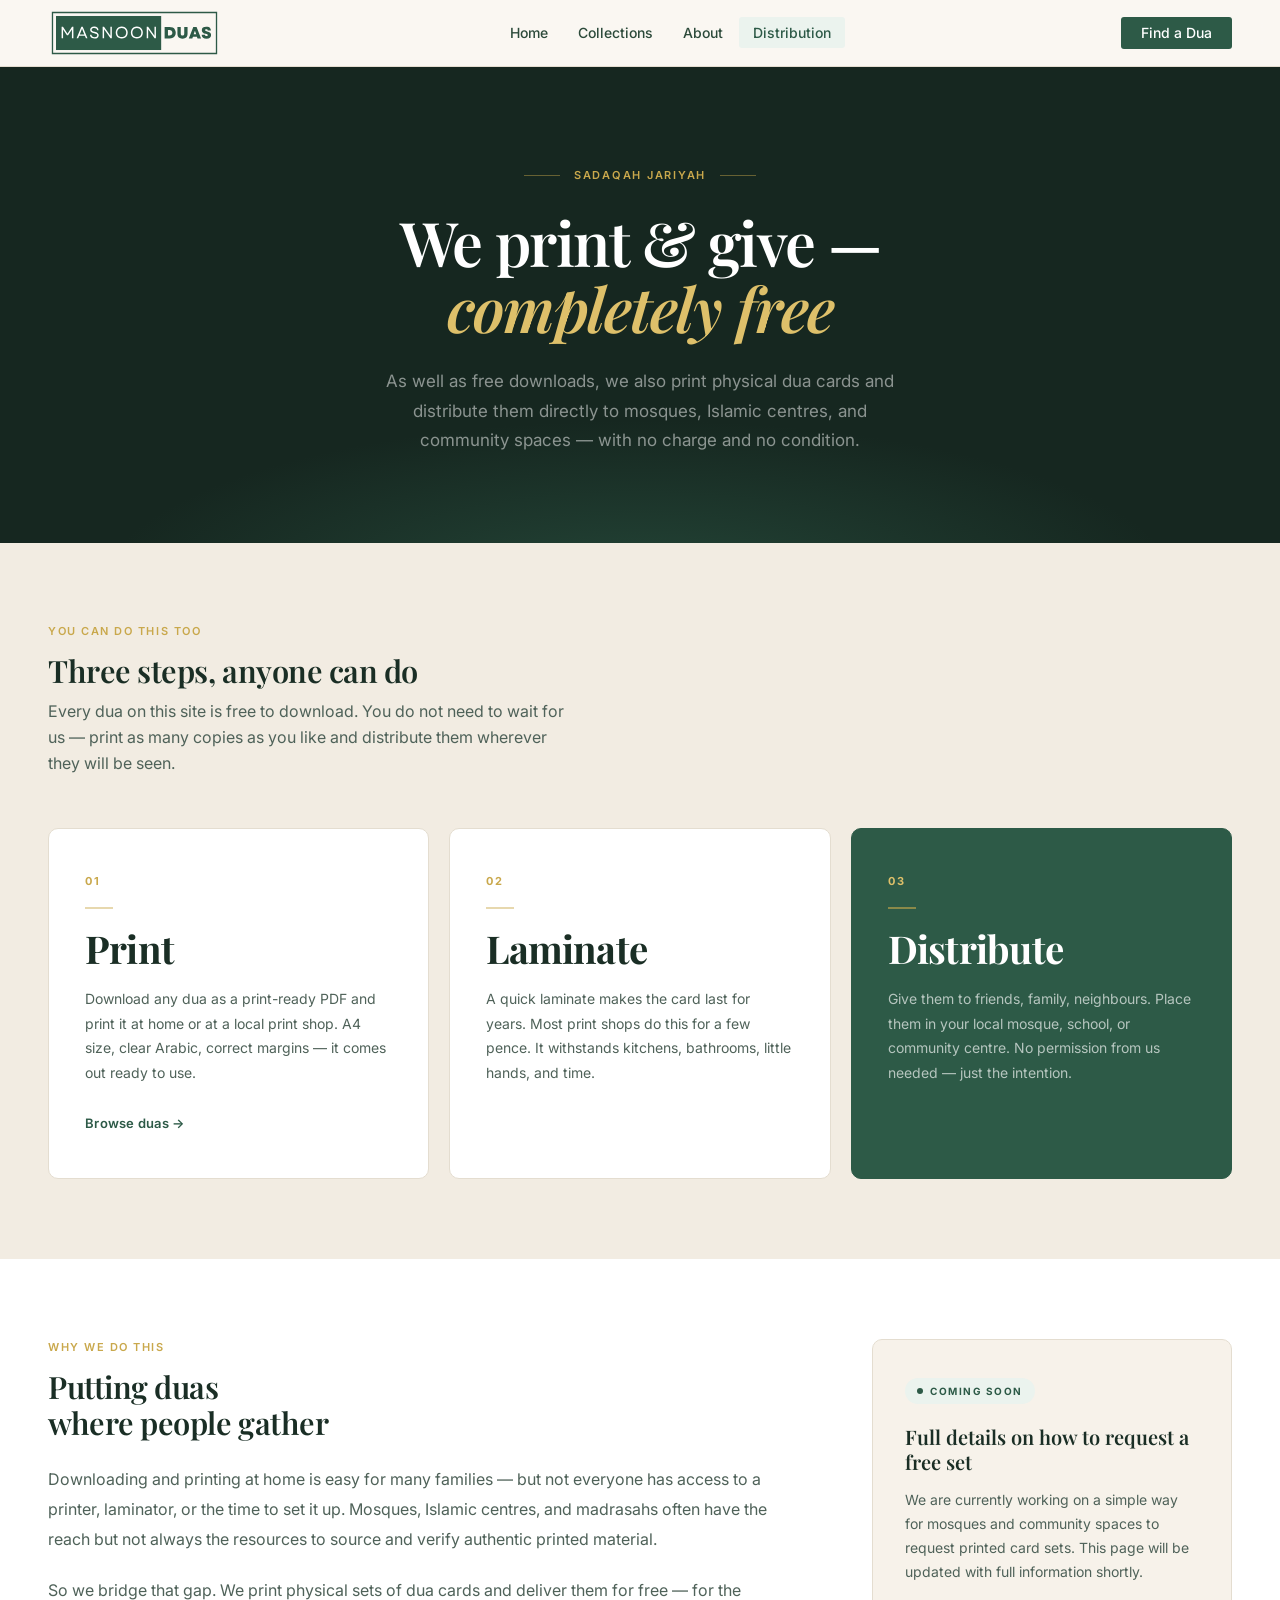
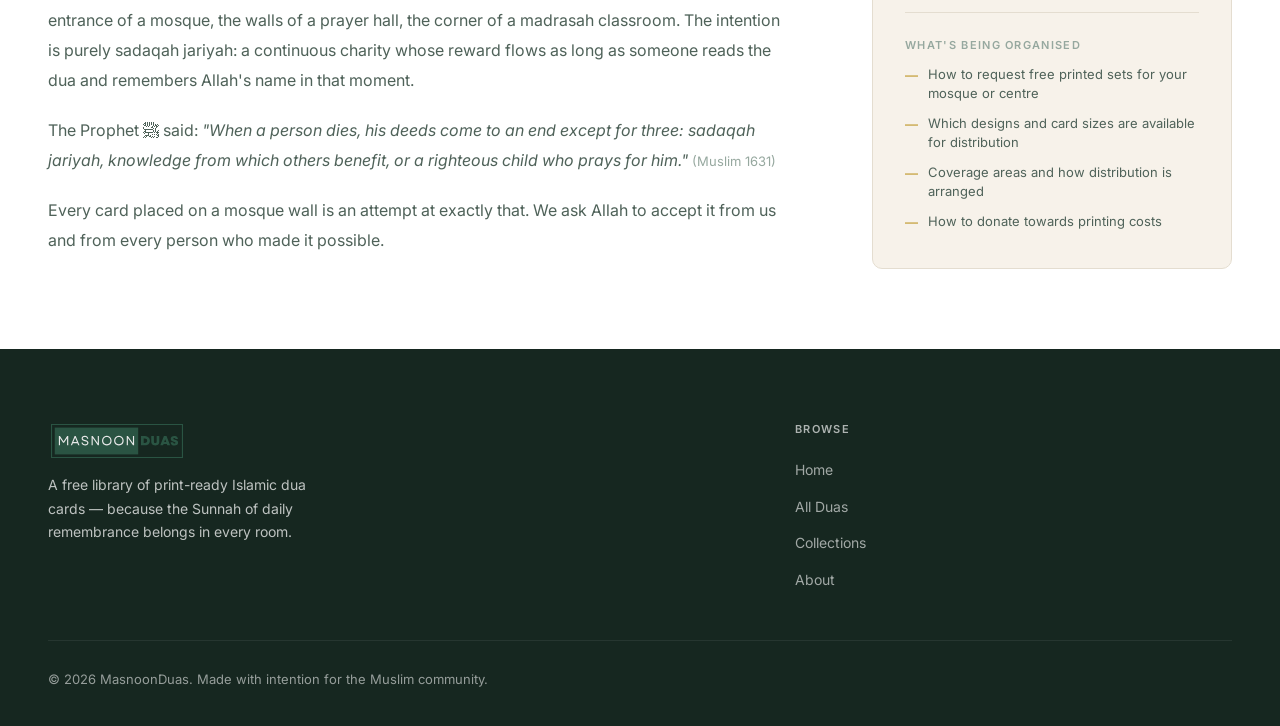
<file: distribute.html>
<!doctype html>
<html lang="en">
<head>
  <meta charset="UTF-8">
  <meta name="viewport" content="width=device-width, initial-scale=1.0">
  <!-- Google Analytics (interaction-triggered — queued immediately, script loads on first user interaction) -->
  <script>
    window.dataLayer = window.dataLayer || [];
    function gtag(){dataLayer.push(arguments);}
    gtag('js', new Date());
    gtag('config', 'G-L3SFLHLV78');
    (function() {
      var loaded = false;
      function loadGA() {
        if (loaded) return;
        loaded = true;
        var s = document.createElement('script');
        s.async = true;
        s.src = 'https://www.googletagmanager.com/gtag/js?id=G-L3SFLHLV78';
        document.head.appendChild(s);
      }
      ['click','scroll','keydown','touchstart'].forEach(function(e) {
        window.addEventListener(e, loadGA, {once: true, passive: true});
      });
    })();
  </script>
  <title>Free Dua Distribution to Mosques & Communities | MasnoonDuas</title>
  <meta name="description" content="We print and distribute MasnoonDuas cards for free to mosques, Islamic centres, and community spaces as an act of sadaqah jariyah.">
  <meta name="robots" content="index, follow">
  <link rel="canonical" href="https://masnoonduas.com/distribute.html">
  <link rel="icon" href="masnoon.svg" type="image/svg+xml">
  <!-- Open Graph -->
  <meta property="og:site_name" content="MasnoonDuas">
  <meta property="og:type" content="website">
  <meta property="og:url" content="https://masnoonduas.com/distribute.html">
  <meta property="og:title" content="Free Dua Distribution to Mosques & Communities | MasnoonDuas">
  <meta property="og:description" content="We print and distribute MasnoonDuas cards for free to mosques, Islamic centres, and community spaces as an act of sadaqah jariyah.">
  <!-- Twitter Card -->
  <meta name="twitter:card" content="summary">
  <meta name="twitter:title" content="Free Dua Distribution to Mosques & Communities | MasnoonDuas">
  <meta name="twitter:description" content="We print and distribute MasnoonDuas cards for free to mosques, Islamic centres, and community spaces as an act of sadaqah jariyah.">
  <link rel="preconnect" href="https://fonts.googleapis.com">
  <link rel="preconnect" href="https://fonts.gstatic.com" crossorigin>
  <link rel="preload" as="style" href="https://fonts.googleapis.com/css2?family=Playfair+Display:ital,wght@0,400;0,600;0,700;1,400&family=Inter:wght@400;500;600&family=Amiri:wght@400;700&display=swap">
  <link rel="stylesheet" href="https://fonts.googleapis.com/css2?family=Playfair+Display:ital,wght@0,400;0,600;0,700;1,400&family=Inter:wght@400;500;600&family=Amiri:wght@400;700&display=swap" media="print" onload="this.media='all'">
  <noscript><link rel="stylesheet" href="https://fonts.googleapis.com/css2?family=Playfair+Display:ital,wght@0,400;0,600;0,700;1,400&family=Inter:wght@400;500;600&family=Amiri:wght@400;700&display=swap"></noscript>
  <style>
:root{--bg:#FAF7F2;--surface:#FFFFFF;--fg:#1A2E25;--fg-light:#2C4A3A;--muted:#4F6259;--muted-light:#96A89F;--border:#E4DDD0;--border-light:#EDE7DC;--emerald:#2D5A47;--emerald-deep:#1E3D2F;--emerald-mid:#3A7059;--emerald-subtle:#EBF3EE;--gold:#C9A84C;--gold-light:#DEC06A;--gold-subtle:#FAF4E4;--cream-section:#F2ECE2;--cream-card:#F7F2EA;--dark-surface:#162720;--font-display:'Playfair Display',Georgia,'Times New Roman',serif;--font-body:'Inter',-apple-system,BlinkMacSystemFont,system-ui,sans-serif;--font-arabic:'Amiri','Traditional Arabic','Arabic Typesetting',serif;--shadow-sm:0 1px 4px rgba(26,46,37,.06);--shadow-md:0 4px 20px rgba(26,46,37,.09),0 1px 4px rgba(26,46,37,.05);--shadow-lg:0 16px 48px rgba(26,46,37,.13),0 4px 12px rgba(26,46,37,.07);--shadow-card:0 2px 12px rgba(26,46,37,.08);--container:1320px;--r-sm:3px;--r-md:6px;--r-lg:10px}
*,*::before,*::after{box-sizing:border-box;margin:0;padding:0}
html{scroll-behavior:smooth}
body{background:var(--bg);color:var(--fg);font-family:var(--font-body);font-size:16px;line-height:1.6;-webkit-font-smoothing:antialiased;-moz-osx-font-smoothing:grayscale}
.nav{position:sticky;top:0;z-index:200;background:rgba(250,247,242,0.92);backdrop-filter:blur(14px);-webkit-backdrop-filter:blur(14px);border-bottom:1px solid var(--border)}
.nav-inner{max-width:var(--container);margin:0 auto;padding:0 48px;height:66px;display:flex;align-items:center;justify-content:space-between;gap:32px}
.nav-logo{display:flex;align-items:center;gap:10px;text-decoration:none;flex-shrink:0}
.nav-logo-img{height:50px;width:auto;display:block}
.nav-links{display:flex;align-items:center;gap:2px;list-style:none}
.nav-links a{color:var(--fg-light);text-decoration:none;font-size:14px;font-weight:500;padding:7px 14px;border-radius:var(--r-sm);transition:color .18s,background .18s;white-space:nowrap}
.nav-links a:hover,.nav-links a.active{color:var(--emerald);background:var(--emerald-subtle)}
.nav-actions{display:flex;align-items:center;gap:10px;flex-shrink:0}
.btn{display:inline-flex;align-items:center;gap:7px;padding:9px 20px;border-radius:var(--r-sm);font-family:var(--font-body);font-size:14px;font-weight:500;line-height:1;cursor:pointer;transition:all .2s;text-decoration:none;border:none;white-space:nowrap}
.btn-primary{background:var(--emerald);color:#fff}.btn-primary:hover{background:var(--emerald-deep)}
.btn-outline{background:transparent;color:var(--emerald);border:1.5px solid var(--emerald)}.btn-outline:hover{background:var(--emerald-subtle)}
.btn-ghost{background:transparent;color:var(--fg-light);border:1.5px solid var(--border)}.btn-ghost:hover{border-color:var(--emerald);color:var(--emerald)}
.btn-gold{background:var(--gold);color:var(--fg)}.btn-gold:hover{background:var(--gold-light)}
.btn-white{background:rgba(255,255,255,0.12);color:#fff;border:1.5px solid rgba(255,255,255,0.2)}.btn-white:hover{background:rgba(255,255,255,0.2)}
.btn-lg{padding:13px 28px;font-size:15px}
.section{padding:80px 0}
.section-inner{max-width:var(--container);margin:0 auto;padding:0 48px}
.section-kicker{font-size:11px;font-weight:600;letter-spacing:0.14em;text-transform:uppercase;color:var(--gold);margin-bottom:12px}
.section-title{font-family:var(--font-display);font-size:clamp(26px,2.4vw,36px);font-weight:600;letter-spacing:-0.015em;line-height:1.2;color:var(--fg)}
.section-sub{font-size:16px;color:var(--muted);margin-top:10px;max-width:480px}
.footer{background:var(--dark-surface);padding:72px 0 36px}
.footer-inner{max-width:var(--container);margin:0 auto;padding:0 48px}
.footer-top{display:grid;grid-template-columns:1.6fr 1fr;gap:48px;padding-bottom:48px;border-bottom:1px solid rgba(255,255,255,0.07)}
.footer-logo{display:flex;align-items:center;margin-bottom:12px}
.footer-logo-img{height:40px;width:auto;display:block;opacity:0.9}
.footer-tagline{font-size:14px;color:rgba(255,255,255,0.72);line-height:1.65;max-width:280px}
.footer-col-title{font-size:11px;font-weight:600;letter-spacing:0.12em;text-transform:uppercase;color:rgba(255,255,255,0.65);margin-bottom:18px}
.footer-links{list-style:none;display:flex;flex-direction:column;gap:11px}
.footer-links a{color:rgba(255,255,255,0.6);text-decoration:none;font-size:14px;transition:color .18s}
.footer-links a:hover{color:#fff}
.footer-bottom{padding-top:28px}
.footer-copy{font-size:13px;color:rgba(255,255,255,0.55)}
@media(max-width:768px){:root{--container:100%}.nav-inner{padding:0 20px}.nav-links{display:none}.section{padding:56px 0}.section-inner{padding:0 20px}.footer-top{grid-template-columns:1fr;gap:32px}.footer-inner{padding:0 20px}}
.dist-hero{background:var(--dark-surface);padding:100px 0 88px;text-align:center;position:relative;overflow:hidden}
.dist-hero::before{content:'';position:absolute;inset:0;background:radial-gradient(ellipse 65% 55% at 50% 110%,rgba(45,90,71,0.6) 0%,transparent 65%);pointer-events:none}
.dist-hero-inner{max-width:680px;margin:0 auto;padding:0 48px;position:relative;z-index:1}
.dist-hero-kicker{display:flex;align-items:center;justify-content:center;gap:14px;font-size:11px;font-weight:600;letter-spacing:0.16em;text-transform:uppercase;color:var(--gold);margin-bottom:24px}
.dist-hero-kicker::before,.dist-hero-kicker::after{content:'';display:block;width:36px;height:1px;background:var(--gold);opacity:0.45}
.dist-hero-title{font-family:var(--font-display);font-size:clamp(36px,4.8vw,62px);font-weight:600;line-height:1.08;letter-spacing:-0.025em;color:#fff;margin-bottom:26px}
.dist-hero-title em{font-style:italic;color:var(--gold-light)}
.dist-hero-sub{font-size:17px;line-height:1.72;color:rgba(255,255,255,0.5);max-width:520px;margin:0 auto}
.dist-steps-section{background:var(--cream-section)}
.dist-steps-section .section-sub{margin-top:10px;max-width:520px}
.dist-steps-grid{display:grid;grid-template-columns:repeat(3,1fr);gap:20px;margin-top:52px}
.dist-step-card{background:var(--surface);border:1px solid var(--border);border-radius:var(--r-lg);padding:44px 36px;display:flex;flex-direction:column;transition:box-shadow .22s,border-color .22s}
.dist-step-card:hover{box-shadow:var(--shadow-md);border-color:rgba(45,90,71,0.2)}
.dist-step-card--accent{background:var(--emerald);border-color:var(--emerald)}
.dist-step-num{font-size:11px;font-weight:700;letter-spacing:0.18em;color:var(--gold);margin-bottom:16px}
.dist-step-card--accent .dist-step-num{color:var(--gold-light)}
.dist-step-rule{width:28px;height:2px;background:var(--gold);opacity:0.45;margin-bottom:20px}
.dist-step-card--accent .dist-step-rule{opacity:0.6}
.dist-step-label{font-family:var(--font-display);font-size:clamp(34px,3vw,44px);font-weight:700;letter-spacing:-0.02em;line-height:1;color:var(--fg);margin-bottom:20px}
.dist-step-card--accent .dist-step-label{color:#fff}
.dist-step-desc{font-size:14px;color:var(--muted);line-height:1.75;flex:1}
.dist-step-card--accent .dist-step-desc{color:rgba(255,255,255,0.65)}
.dist-step-link{display:inline-block;margin-top:28px;font-size:13px;font-weight:600;color:var(--emerald);text-decoration:none;letter-spacing:0.02em;transition:color .18s}
.dist-step-link:hover{color:var(--emerald-deep)}
.dist-content-section{background:var(--surface)}
.dist-content-grid{display:grid;grid-template-columns:1fr 360px;gap:80px;align-items:start}
.dist-body{font-size:16px;color:var(--muted);line-height:1.88;margin-top:22px}
.dist-body p+p{margin-top:20px}
.dist-soon-card{background:var(--cream-card);border:1px solid var(--border);border-radius:var(--r-lg);padding:36px 32px;position:sticky;top:88px}
.dist-soon-badge{display:inline-flex;align-items:center;gap:7px;font-size:10px;font-weight:700;letter-spacing:0.15em;text-transform:uppercase;color:var(--emerald);background:var(--emerald-subtle);padding:5px 12px;border-radius:99px;margin-bottom:20px}
.dist-soon-badge::before{content:'';display:block;width:6px;height:6px;background:var(--emerald);border-radius:50%}
.dist-soon-title{font-family:var(--font-display);font-size:20px;font-weight:600;color:var(--fg);line-height:1.25;margin-bottom:14px}
.dist-soon-body{font-size:14px;color:var(--muted);line-height:1.72;margin-bottom:28px}
.dist-soon-rule{height:1px;background:var(--border);margin-bottom:24px}
.dist-soon-label{font-size:11px;font-weight:600;letter-spacing:0.12em;text-transform:uppercase;color:var(--muted-light);margin-bottom:10px}
.dist-soon-items{display:flex;flex-direction:column;gap:10px}
.dist-soon-item{display:flex;align-items:flex-start;gap:10px;font-size:13px;color:var(--muted);line-height:1.5}
.dist-soon-item::before{content:'—';color:var(--gold);flex-shrink:0;font-weight:600;margin-top:1px}
@media(max-width:1024px){.dist-steps-grid{grid-template-columns:1fr;gap:16px}.dist-content-grid{grid-template-columns:1fr;gap:48px}.dist-soon-card{position:static}}
@media(max-width:768px){.dist-hero{padding:72px 0 64px}.dist-hero-inner{padding:0 20px}.section{padding:64px 0}}
  </style>
  <script type="application/ld+json">
  {
    "@context": "https://schema.org",
    "@type": "WebPage",
    "@id": "https://masnoonduas.com/distribute.html",
    "url": "https://masnoonduas.com/distribute.html",
    "name": "Free Dua Distribution to Mosques & Communities | MasnoonDuas",
    "description": "We print and distribute MasnoonDuas cards for free to mosques, Islamic centres, and community spaces as an act of sadaqah jariyah.",
    "isPartOf": {"@id": "https://masnoonduas.com/#website"},
    "inLanguage": "en"
  }
  </script>
</head>
<body>

<!-- ── NAV ─────────────────────────────────────────────── -->
<header class="nav">
  <div class="nav-inner">
    <a href="index.html" class="nav-logo">
      <img src="masnoon.svg" alt="MasnoonDuas" class="nav-logo-img" width="173" height="50">
    </a>
    <nav aria-label="Main navigation">
      <ul class="nav-links">
        <li><a href="index.html">Home</a></li>
        <li><a href="browse.html?tab=collections">Collections</a></li>
        <li><a href="about.html">About</a></li>
        <li><a href="distribute.html" class="active">Distribution</a></li>
      </ul>
    </nav>
    <div class="nav-actions">
      <a href="browse.html" class="btn btn-primary">Find a Dua</a>
    </div>
  </div>
</header>

<main>

<!-- ── HERO ─────────────────────────────────────────────── -->
<section class="dist-hero">
  <div class="dist-hero-inner">
    <div class="dist-hero-kicker">Sadaqah Jariyah</div>
    <h1 class="dist-hero-title">
      We print &amp; give —<br>
      <em>completely free</em>
    </h1>
    <p class="dist-hero-sub">
      As well as free downloads, we also print physical dua cards and distribute them directly to mosques, Islamic centres, and community spaces — with no charge and no condition.
    </p>
  </div>
</section>

<!-- ── STEPS ──────────────────────────────────────────────── -->
<section class="section dist-steps-section">
  <div class="section-inner">
    <div class="section-kicker">You Can Do This Too</div>
    <h2 class="section-title">Three steps, anyone can do</h2>
    <p class="section-sub">Every dua on this site is free to download. You do not need to wait for us — print as many copies as you like and distribute them wherever they will be seen.</p>
    <div class="dist-steps-grid">

      <div class="dist-step-card">
        <div class="dist-step-num">01</div>
        <div class="dist-step-rule"></div>
        <div class="dist-step-label">Print</div>
        <p class="dist-step-desc">Download any dua as a print-ready PDF and print it at home or at a local print shop. A4 size, clear Arabic, correct margins — it comes out ready to use.</p>
        <a href="browse.html" class="dist-step-link">Browse duas →</a>
      </div>

      <div class="dist-step-card">
        <div class="dist-step-num">02</div>
        <div class="dist-step-rule"></div>
        <div class="dist-step-label">Laminate</div>
        <p class="dist-step-desc">A quick laminate makes the card last for years. Most print shops do this for a few pence. It withstands kitchens, bathrooms, little hands, and time.</p>
      </div>

      <div class="dist-step-card dist-step-card--accent">
        <div class="dist-step-num">03</div>
        <div class="dist-step-rule"></div>
        <div class="dist-step-label">Distribute</div>
        <p class="dist-step-desc">Give them to friends, family, neighbours. Place them in your local mosque, school, or community centre. No permission from us needed — just the intention.</p>
      </div>

    </div>
  </div>
</section>

<!-- ── CONTENT ───────────────────────────────────────────── -->
<section class="section dist-content-section">
  <div class="section-inner">
    <div class="dist-content-grid">

      <!-- Left: explanation -->
      <div>
        <div class="section-kicker">Why We Do This</div>
        <h2 class="section-title">Putting duas<br>where people gather</h2>
        <div class="dist-body">
          <p>Downloading and printing at home is easy for many families — but not everyone has access to a printer, laminator, or the time to set it up. Mosques, Islamic centres, and madrasahs often have the reach but not always the resources to source and verify authentic printed material.</p>

          <p>So we bridge that gap. We print physical sets of dua cards and deliver them for free — for the entrance of a mosque, the walls of a prayer hall, the corner of a madrasah classroom. The intention is purely sadaqah jariyah: a continuous charity whose reward flows as long as someone reads the dua and remembers Allah's name in that moment.</p>

          <p>The Prophet ﷺ said: <em>"When a person dies, his deeds come to an end except for three: sadaqah jariyah, knowledge from which others benefit, or a righteous child who prays for him."</em> <span style="color:var(--muted-light);font-size:13px;">(Muslim 1631)</span></p>

          <p>Every card placed on a mosque wall is an attempt at exactly that. We ask Allah to accept it from us and from every person who made it possible.</p>
        </div>
      </div>

      <!-- Right: coming soon card -->
      <div>
        <div class="dist-soon-card">
          <div class="dist-soon-badge">Coming Soon</div>
          <div class="dist-soon-title">Full details on how to request a free set</div>
          <div class="dist-soon-body">We are currently working on a simple way for mosques and community spaces to request printed card sets. This page will be updated with full information shortly.</div>
          <div class="dist-soon-rule"></div>
          <div class="dist-soon-label">What's being organised</div>
          <div class="dist-soon-items">
            <div class="dist-soon-item">How to request free printed sets for your mosque or centre</div>
            <div class="dist-soon-item">Which designs and card sizes are available for distribution</div>
            <div class="dist-soon-item">Coverage areas and how distribution is arranged</div>
            <div class="dist-soon-item">How to donate towards printing costs</div>
          </div>
        </div>
      </div>

    </div>
  </div>
</section>

</main>

<!-- ── FOOTER ─────────────────────────────────────────────── -->
<footer class="footer">
  <div class="footer-inner">
    <div class="footer-top">
      <div>
        <div class="footer-logo">
          <img src="masnoon.svg" alt="MasnoonDuas" class="footer-logo-img" width="138" height="40">
        </div>
        <p class="footer-tagline">A free library of print-ready Islamic dua cards — because the Sunnah of daily remembrance belongs in every room.</p>
      </div>
      <div>
        <div class="footer-col-title">Browse</div>
        <ul class="footer-links">
          <li><a href="index.html">Home</a></li>
          <li><a href="browse.html">All Duas</a></li>
          <li><a href="browse.html?tab=collections">Collections</a></li>
          <li><a href="about.html">About</a></li>
        </ul>
      </div>
    </div>
    <div class="footer-bottom">
      <div class="footer-copy">© 2026 MasnoonDuas. Made with intention for the Muslim community.</div>
    </div>
  </div>
</footer>

</body>
</html>
</file>
